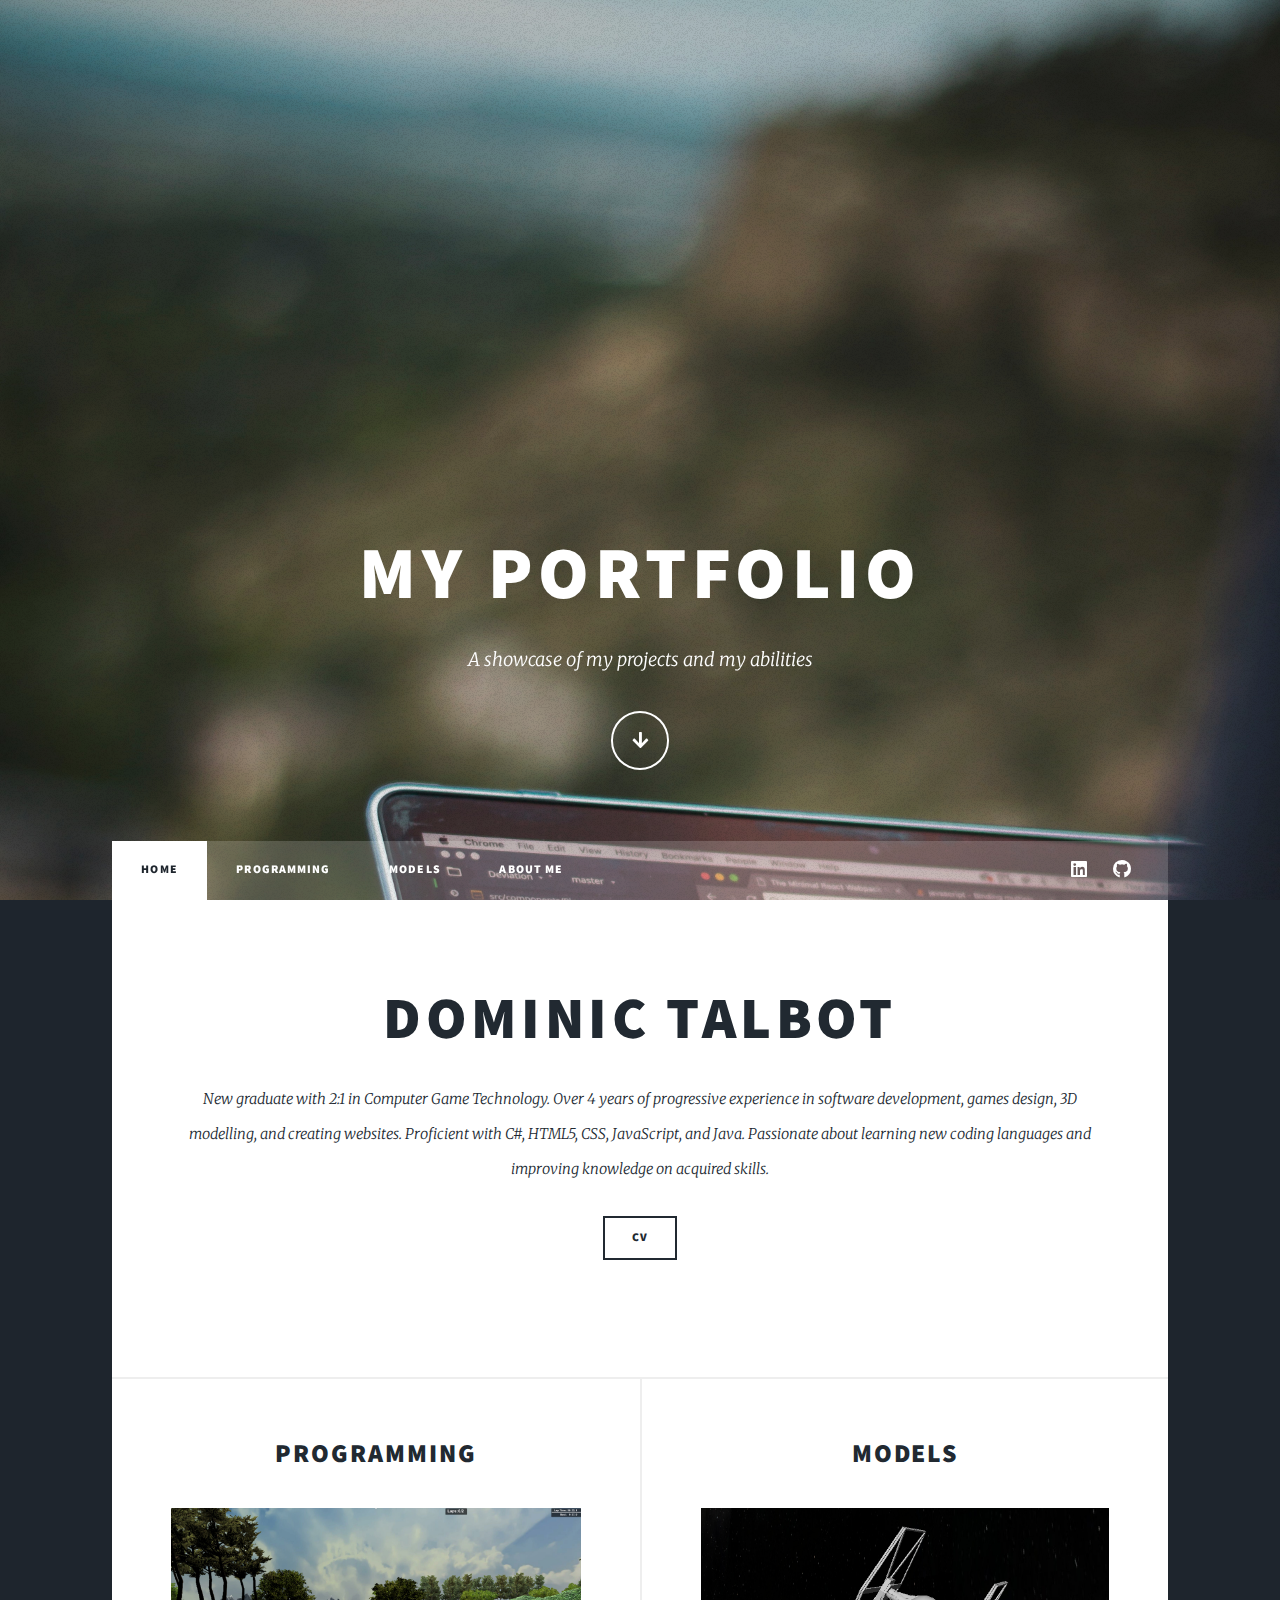
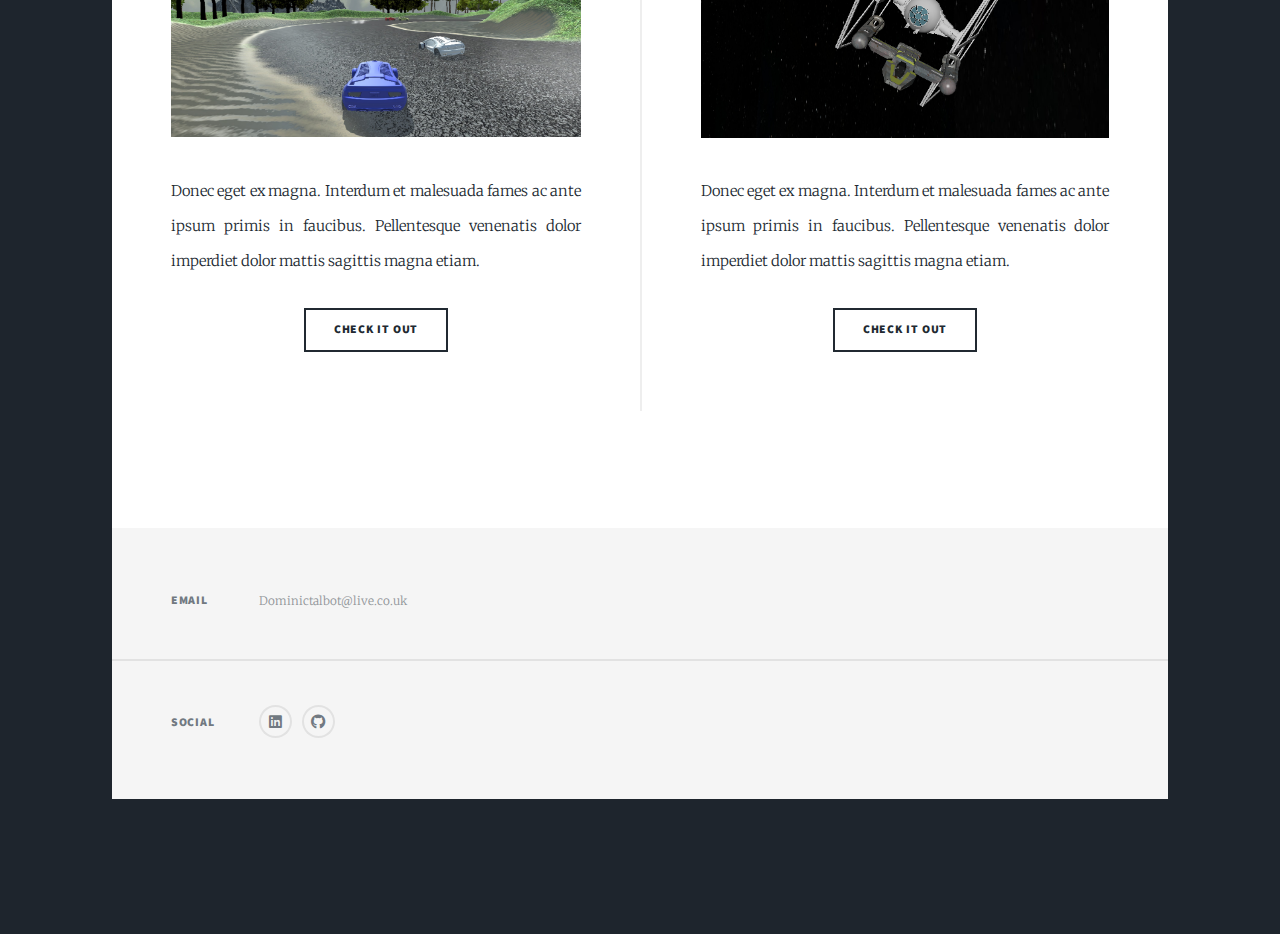
<file: index.html>
<!DOCTYPE HTML>
<!--
	Massively by HTML5 UP
	html5up.net | @ajlkn
	Free for personal and commercial use under the CCA 3.0 license (html5up.net/license)
-->
<html>
	<head>
		<title>Dominic Talbot</title>
		<meta charset="utf-8" />
		<meta name="viewport" content="width=device-width, initial-scale=1, user-scalable=no" />
		<link rel="stylesheet" href="assets/css/main.css" />
		<noscript><link rel="stylesheet" href="assets/css/noscript.css" /></noscript>
	</head>
	<body class="is-preload">

		<!-- Wrapper -->
			<div id="wrapper" class="fade-in">

				<!-- Intro -->
					<div id="intro">
						<h1>My Portfolio</h1>
						<p>A showcase of my projects and my abilities</p>
						<ul class="actions">
							<li><a href="#header" class="button icon solid solo fa-arrow-down scrolly">Continue</a></li>
						</ul>
					</div>

				<!-- Header -->
					<header id="header">
						<a href="index.html" class="logo">Dominic Talbot</a>
					</header>

				<!-- Nav -->
					<nav id="nav">
						<ul class="links">
							<li class="active"><a href="index.html">Home</a></li>
							<li class=><a href="Programming.html">Programming</a></li>
							<li class=><a href="Models.html">Models</a></li>
							<li class=><a href="generic.html">About me</a></li>
							
						</ul>
						<ul class="icons">
							<li><a href="https://www.linkedin.com/in/dominic-talbot-a10979195/" class="icon brands fa-linkedin"><span class="label">Instagram</span></a></li>
							<li><a href="https://github.com/DominicTalbot" class="icon brands fa-github"><span class="label">GitHub</span></a></li>
						</ul>
					</nav>

				<!-- Main -->
					<div id="main">

						<!-- Featured Post -->
							<article class="post featured">
								<header class="major">
									<h2>Dominic Talbot</h2>
									<p>New graduate with 2:1 in Computer Game Technology. Over 4 years of progressive experience in software development, games
									design, 3D modelling, and creating websites. Proficient with C#, HTML5, CSS, JavaScript, and Java. Passionate about
									learning new coding languages and improving knowledge on acquired skills.</p>
									<a href="#" class="button">CV</a>
								</header>
							</article>

						<!-- Posts -->
							<section class="posts">
								<article>
									<header>
										<h2><a href="Programming.html">Programming</a></h2>
									</header>
									<a href="Programming.html" class="image fit"><img src="images/racer.jpg" alt="" /></a>
									<p>Donec eget ex magna. Interdum et malesuada fames ac ante ipsum primis in faucibus. Pellentesque venenatis dolor imperdiet dolor mattis sagittis magna etiam.</p>
									<ul class="actions special">
										<li><a href="Programming.html" class="button">Check it out</a></li>
									</ul>
								</article>
								<article>
									<header>
										<h2><a href="Models.html">Models</a></h2>
									</header>
									<a href="Models.html" class="image fit"><img src="images/2016-12-16 (1).png" alt="" /></a>
									<p>Donec eget ex magna. Interdum et malesuada fames ac ante ipsum primis in faucibus. Pellentesque venenatis dolor imperdiet dolor mattis sagittis magna etiam.</p>
									<ul class="actions special">
										<li><a href="Models.html" class="button">Check it out</a></li>
									</ul>
								</article>

						<!-- Footer -->
							<footer>
								
							</footer>

					</div>

				<!-- Footer -->
					<footer id="footer">
						
						<section class="split contact">
							<section>
								<h3>Email</h3>
								<p>Dominictalbot@live.co.uk</p>
							</section>
							<section>
								<h3>Social</h3>
								<ul class="icons alt">
									<li><a href="https://www.linkedin.com/in/dominic-talbot-a10979195/" class="icon brands alt fa-linkedin"><span class="label">Instagram</span></a></li>
									<li><a href="https://github.com/DominicTalbot" class="icon brands alt fa-github"><span class="label">GitHub</span></a></li>
								</ul>
							</section>
						</section>
					</footer>

				<!-- Copyright -->
					<div id="copyright">
						<ul><li> </li><li> <a href=""></a></li></ul>
					</div>

			</div>

		<!-- Scripts -->
			<script src="assets/js/jquery.min.js"></script>
			<script src="assets/js/jquery.scrollex.min.js"></script>
			<script src="assets/js/jquery.scrolly.min.js"></script>
			<script src="assets/js/browser.min.js"></script>
			<script src="assets/js/breakpoints.min.js"></script>
			<script src="assets/js/util.js"></script>
			<script src="assets/js/main.js"></script>

	</body>
</html>
</file>
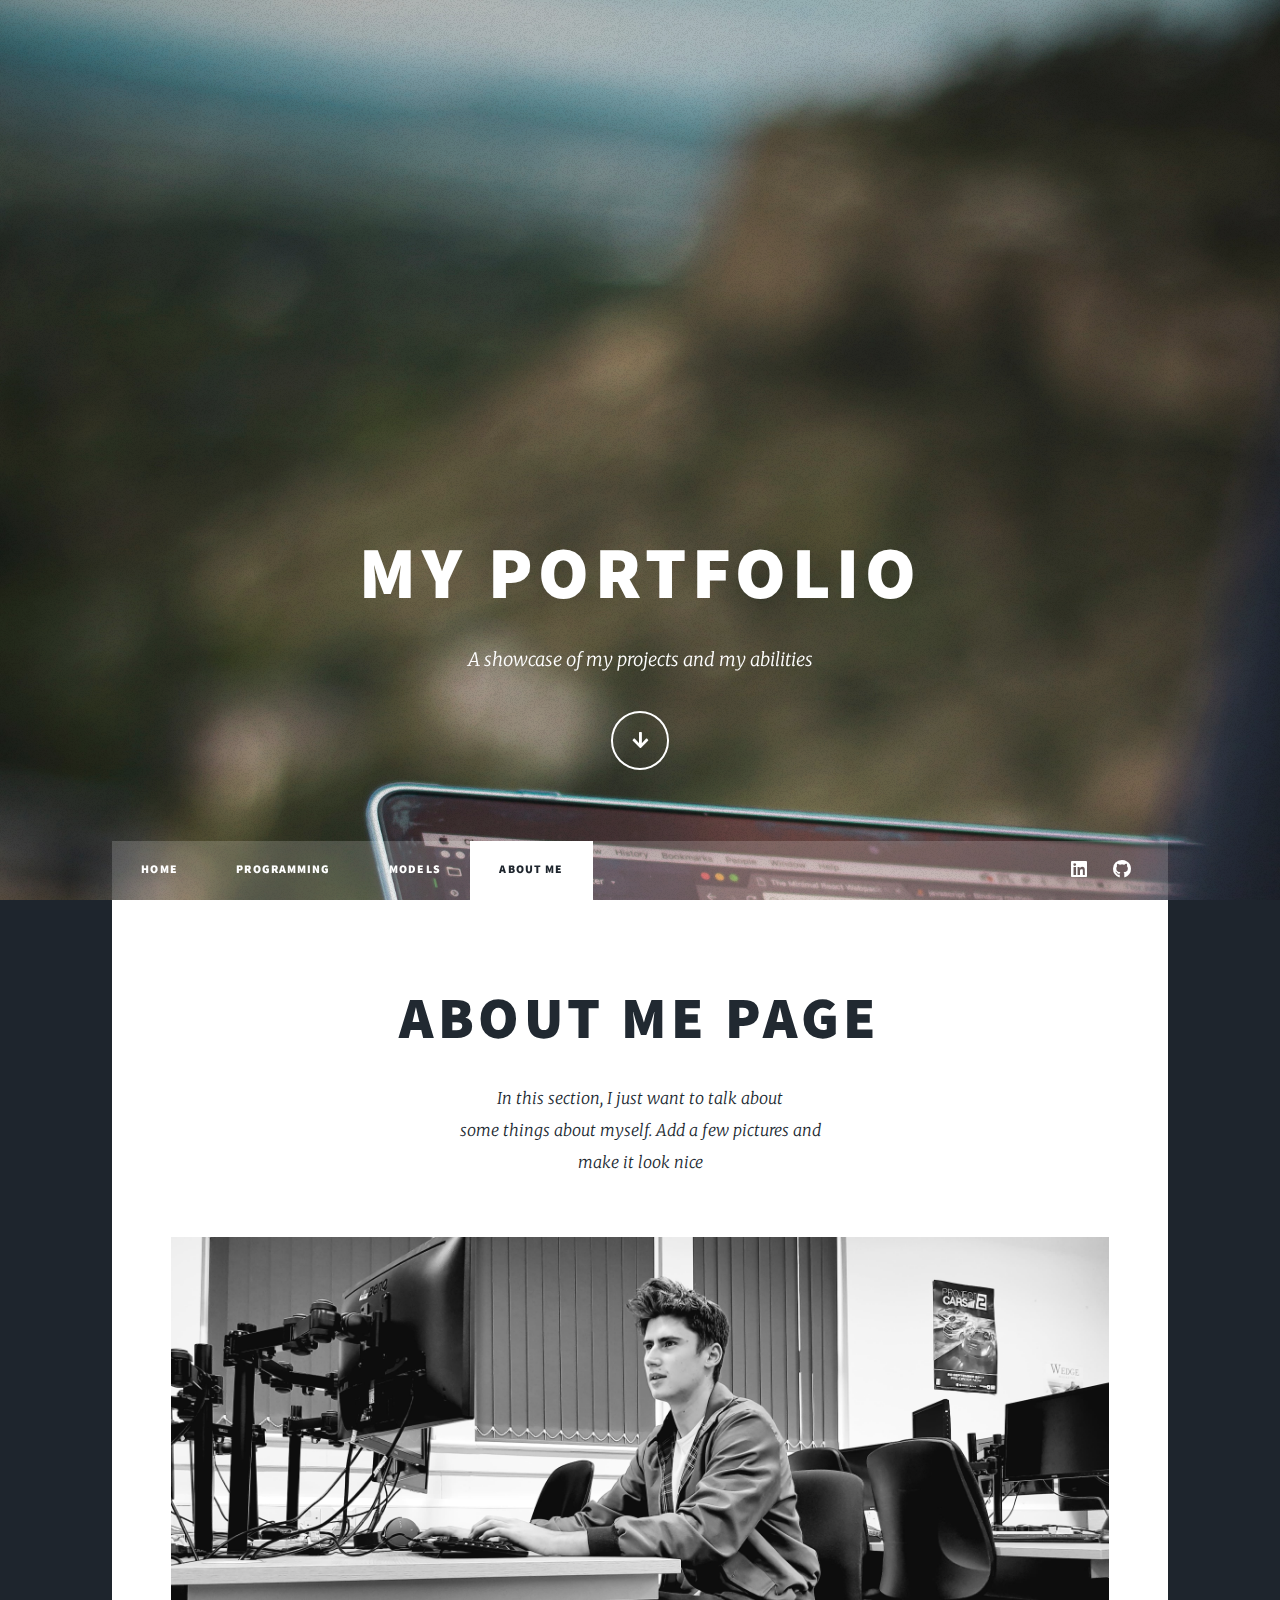
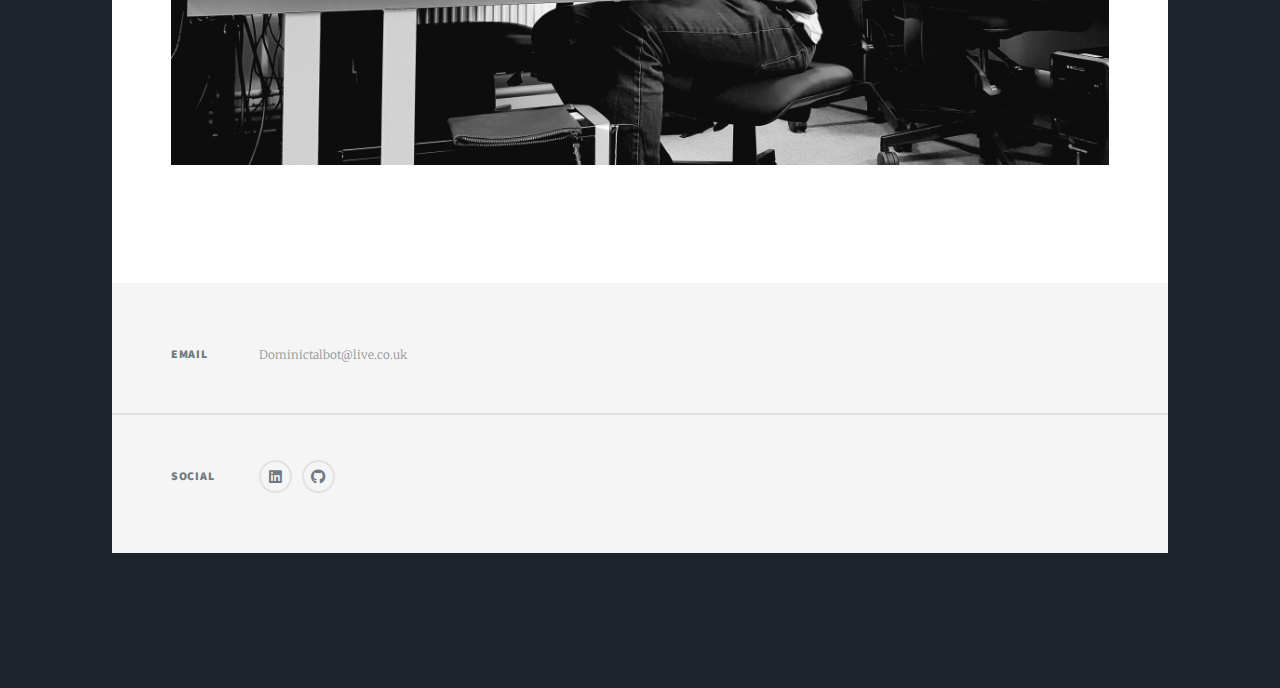
<file: generic.html>
<!DOCTYPE HTML>
<!--
	Massively by HTML5 UP
	html5up.net | @ajlkn
	Free for personal and commercial use under the CCA 3.0 license (html5up.net/license)
-->
<html>
	<head>
		<title>Dominic Talbot</title>
		<meta charset="utf-8" />
		<meta name="viewport" content="width=device-width, initial-scale=1, user-scalable=no" />
		<link rel="stylesheet" href="assets/css/main.css" />
		<noscript><link rel="stylesheet" href="assets/css/noscript.css" /></noscript>
	</head>
	<body class="is-preload">

		<!-- Wrapper -->
			<div id="wrapper">

				<!-- Intro -->
				<div id="intro">
					<h1>My Portfolio</h1>
					<p>A showcase of my projects and my abilities</p>
					<ul class="actions">
						<li><a href="#header" class="button icon solid solo fa-arrow-down scrolly">Continue</a></li>
					</ul>
				</div>

				<!-- Header -->
					<header id="header">
						<a href="index.html" class="logo">Dominic Talbot</a>
					</header>

				<!-- Nav -->
					<nav id="nav">
						<ul class="links">
							<li class=><a href="index.html">Home</a></li>
							<li class=><a href="Programming.html">Programming</a></li>
							<li class=><a href="Models.html">Models</a></li>
							<li class="active"><a href="generic.html">About me</a></li>
						</ul>
						<ul class="icons">
							<li><a href="#" class="icon brands fa-linkedin"><span class="label">linkedin</span></a></li>
							<li><a href="#" class="icon brands fa-github"><span class="label">GitHub</span></a></li>
						</ul>
					</nav>

				<!-- Main -->
					<div id="main">

						<!-- Post -->
							<section class="post">
								<header class="major">
									<h1>About me page</h1>
									<p>In this section, I just want to talk about<br />
									some things about myself. Add a few pictures and<br />
									make it look nice</p>
								</header>
								<div class="image main"><img src="images/computerStuff.jpg" alt="" /></div>
								<p></p>
								<p></p>
							</section>

					</div>

				<!-- Footer -->
					<footer id="footer">
						
						<section class="split contact">
							<section>
								<h3>Email</h3>
								<p>Dominictalbot@live.co.uk</p>
							</section>
							<section>
								<h3>Social</h3>
								<ul class="icons alt">
									<li><a href="https://www.linkedin.com/in/dominic-talbot-a10979195/" class="icon brands alt fa-linkedin"><span class="label">linkedin</span></a></li>
									<li><a href="https://github.com/DominicTalbot" class="icon brands alt fa-github"><span class="label">GitHub</span></a></li>
								</ul>
							</section>
						</section>
					</footer>

				<!-- Copyright -->
					<div id="copyright">
						<ul><li></li></ul>
					</div>

			</div>

		<!-- Scripts -->
			<script src="assets/js/jquery.min.js"></script>
			<script src="assets/js/jquery.scrollex.min.js"></script>
			<script src="assets/js/jquery.scrolly.min.js"></script>
			<script src="assets/js/browser.min.js"></script>
			<script src="assets/js/breakpoints.min.js"></script>
			<script src="assets/js/util.js"></script>
			<script src="assets/js/main.js"></script>

	</body>
</html>
</file>
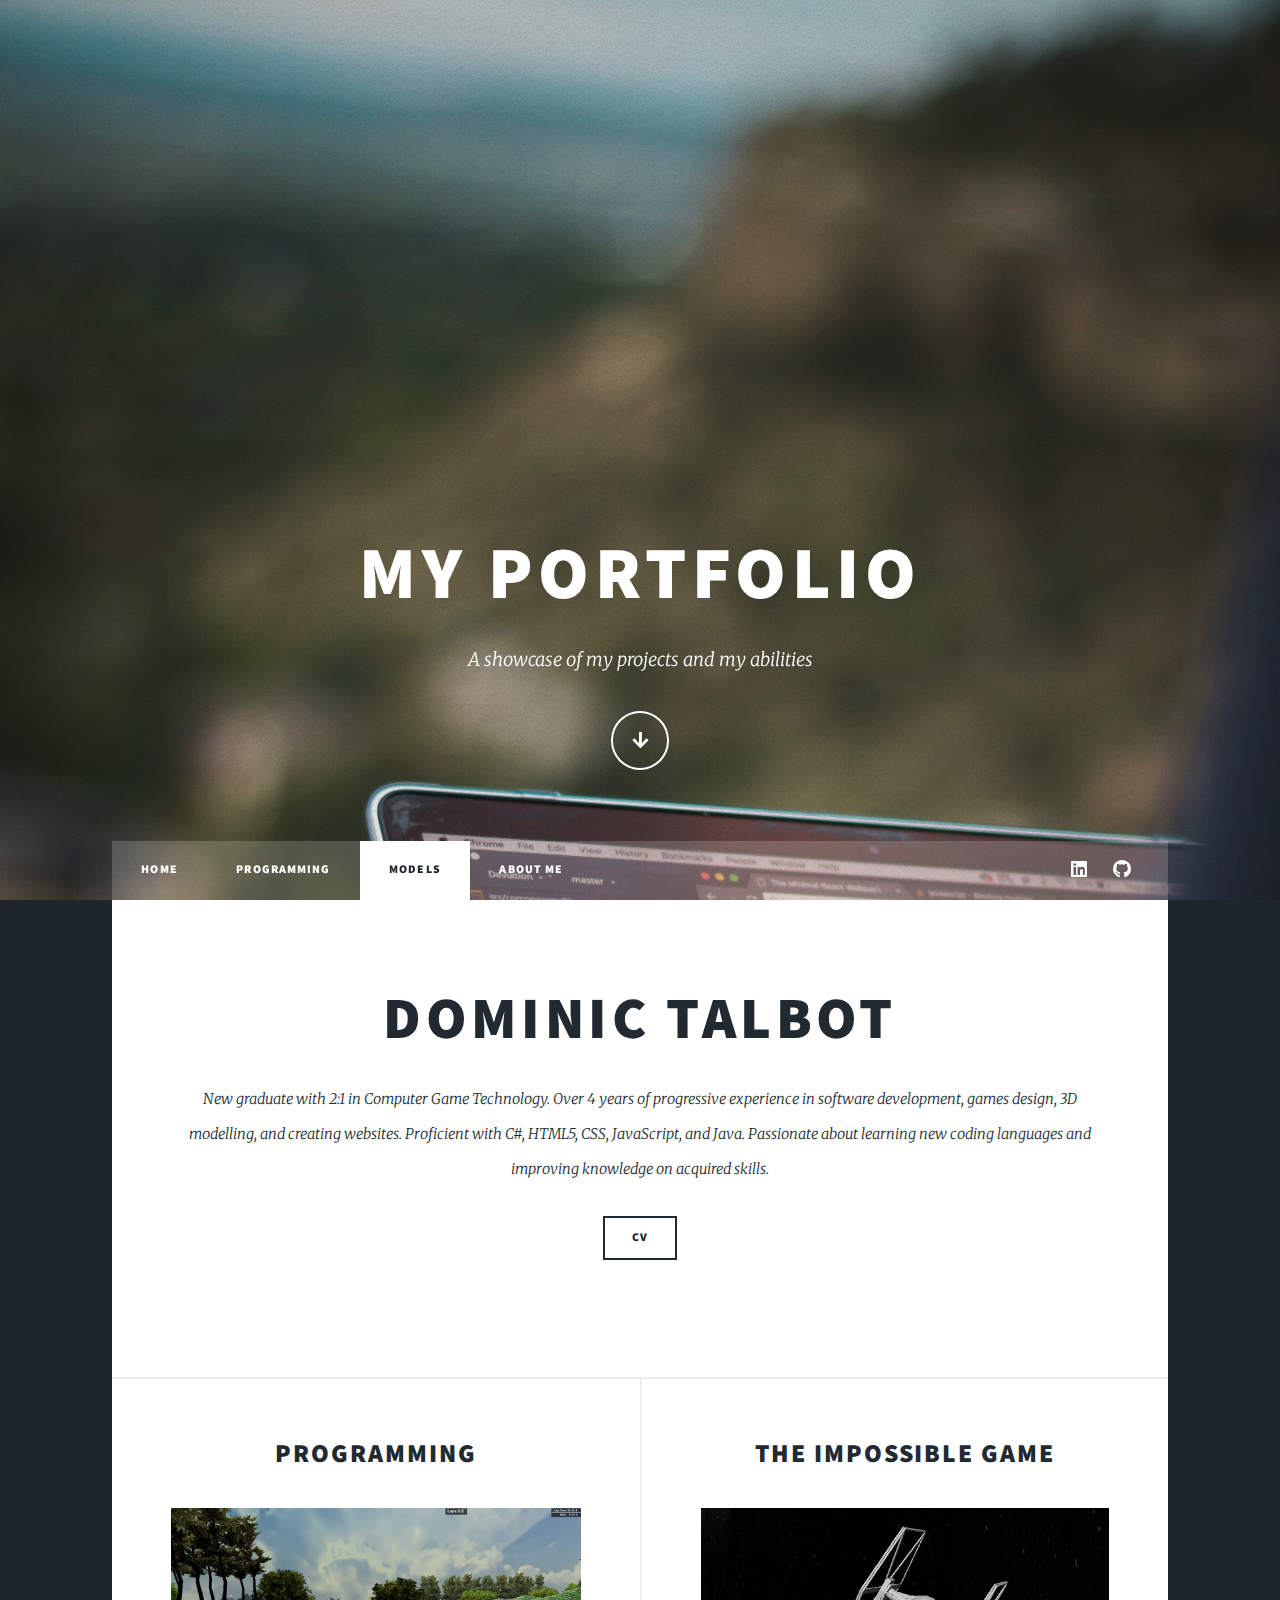
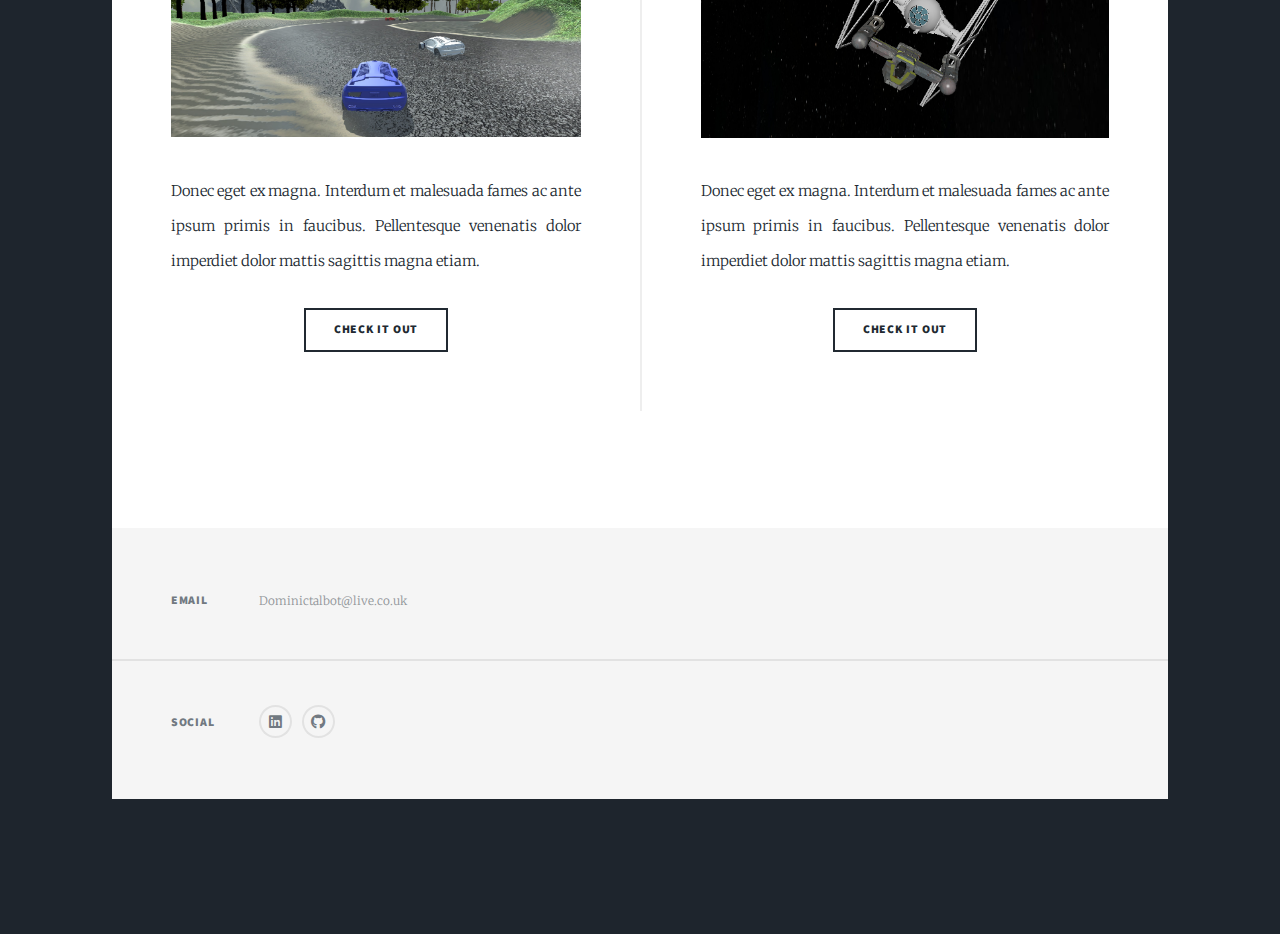
<file: Models.html>
<!DOCTYPE HTML>
<!--
	Massively by HTML5 UP
	html5up.net | @ajlkn
	Free for personal and commercial use under the CCA 3.0 license (html5up.net/license)
-->
<html>

<head>
    <title>Dominic Talbot</title>
    <meta charset="utf-8" />
    <meta name="viewport" content="width=device-width, initial-scale=1, user-scalable=no" />
    <link rel="stylesheet" href="assets/css/main.css" />
    <noscript>
        <link rel="stylesheet" href="assets/css/noscript.css" /></noscript>
</head>

<body class="is-preload">

    <!-- Wrapper -->
    <div id="wrapper" class="fade-in">

        <!-- Intro -->
        <div id="intro">
            <h1>My Portfolio</h1>
            <p>A showcase of my projects and my abilities</p>
            <ul class="actions">
                <li><a href="#header" class="button icon solid solo fa-arrow-down scrolly">Continue</a></li>
            </ul>
        </div>

        <!-- Header -->
        <header id="header">
            <a href="index.html" class="logo">Dominic Talbot</a>
        </header>

        <!-- Nav -->
        <nav id="nav">
            <ul class="links">
                <li class=><a href="index.html">Home</a></li>
                <li class=><a href="Programming.html">Programming</a></li>
                <li class="active"><a href="Models.html">Models</a></li>
                <li class=><a href="generic.html">About me</a></li>

            </ul>
            <ul class="icons">
                <li><a href="https://www.linkedin.com/in/dominic-talbot-a10979195/"
                        class="icon brands fa-linkedin"><span class="label">Instagram</span></a></li>
                <li><a href="https://github.com/DominicTalbot" class="icon brands fa-github"><span
                            class="label">GitHub</span></a></li>
            </ul>
        </nav>

        <!-- Main -->
        <div id="main">

            <!-- Featured Post -->
            <article class="post featured">
                <header class="major">
                    <h2>Dominic Talbot</h2>
                    <p>New graduate with 2:1 in Computer Game Technology. Over 4 years of progressive experience in
                        software development, games
                        design, 3D modelling, and creating websites. Proficient with C#, HTML5, CSS, JavaScript, and
                        Java. Passionate about
                        learning new coding languages and improving knowledge on acquired skills.</p>
                    <a href="#" class="button">CV</a>
                </header>
            </article>

            <!-- Posts -->
            <section class="posts">
                <article>
                    <header>
                        <h2><a href="Models.html">Programming</a></h2>
                    </header>
                    <a href="Models.html" class="image fit"><img src="images/racer.jpg" alt="" /></a>
                    <p>Donec eget ex magna. Interdum et malesuada fames ac ante ipsum primis in faucibus. Pellentesque
                        venenatis dolor imperdiet dolor mattis sagittis magna etiam.</p>
                    <ul class="actions special">
                        <li><a href="Models.html" class="button">Check it out</a></li>
                    </ul>
                </article>
                <article>
                    <header>
                        <h2><a href="">The Impossible Game</a></h2>
                    </header>
                    <a href="#" class="image fit"><img src="images/2016-12-16 (1).png" alt="" /></a>
                    <p>Donec eget ex magna. Interdum et malesuada fames ac ante ipsum primis in faucibus. Pellentesque
                        venenatis dolor imperdiet dolor mattis sagittis magna etiam.</p>
                    <ul class="actions special">
                        <li><a href="#" class="button">Check it out</a></li>
                    </ul>
                </article>

                <!-- Footer -->
                <footer>

                </footer>

        </div>

        <!-- Footer -->
        <footer id="footer">

            <section class="split contact">
                <section>
                    <h3>Email</h3>
                    <p>Dominictalbot@live.co.uk</p>
                </section>
                <section>
                    <h3>Social</h3>
                    <ul class="icons alt">
                        <li><a href="https://www.linkedin.com/in/dominic-talbot-a10979195/"
                                class="icon brands alt fa-linkedin"><span class="label">Instagram</span></a></li>
                        <li><a href="https://github.com/DominicTalbot" class="icon brands alt fa-github"><span
                                    class="label">GitHub</span></a></li>
                    </ul>
                </section>
            </section>
        </footer>

        <!-- Copyright -->
        <div id="copyright">
            <ul>
                <li> </li>
                <li> <a href=""></a></li>
            </ul>
        </div>

    </div>

    <!-- Scripts -->
    <script src="assets/js/jquery.min.js"></script>
    <script src="assets/js/jquery.scrollex.min.js"></script>
    <script src="assets/js/jquery.scrolly.min.js"></script>
    <script src="assets/js/browser.min.js"></script>
    <script src="assets/js/breakpoints.min.js"></script>
    <script src="assets/js/util.js"></script>
    <script src="assets/js/main.js"></script>

</body>

</html>
</file>
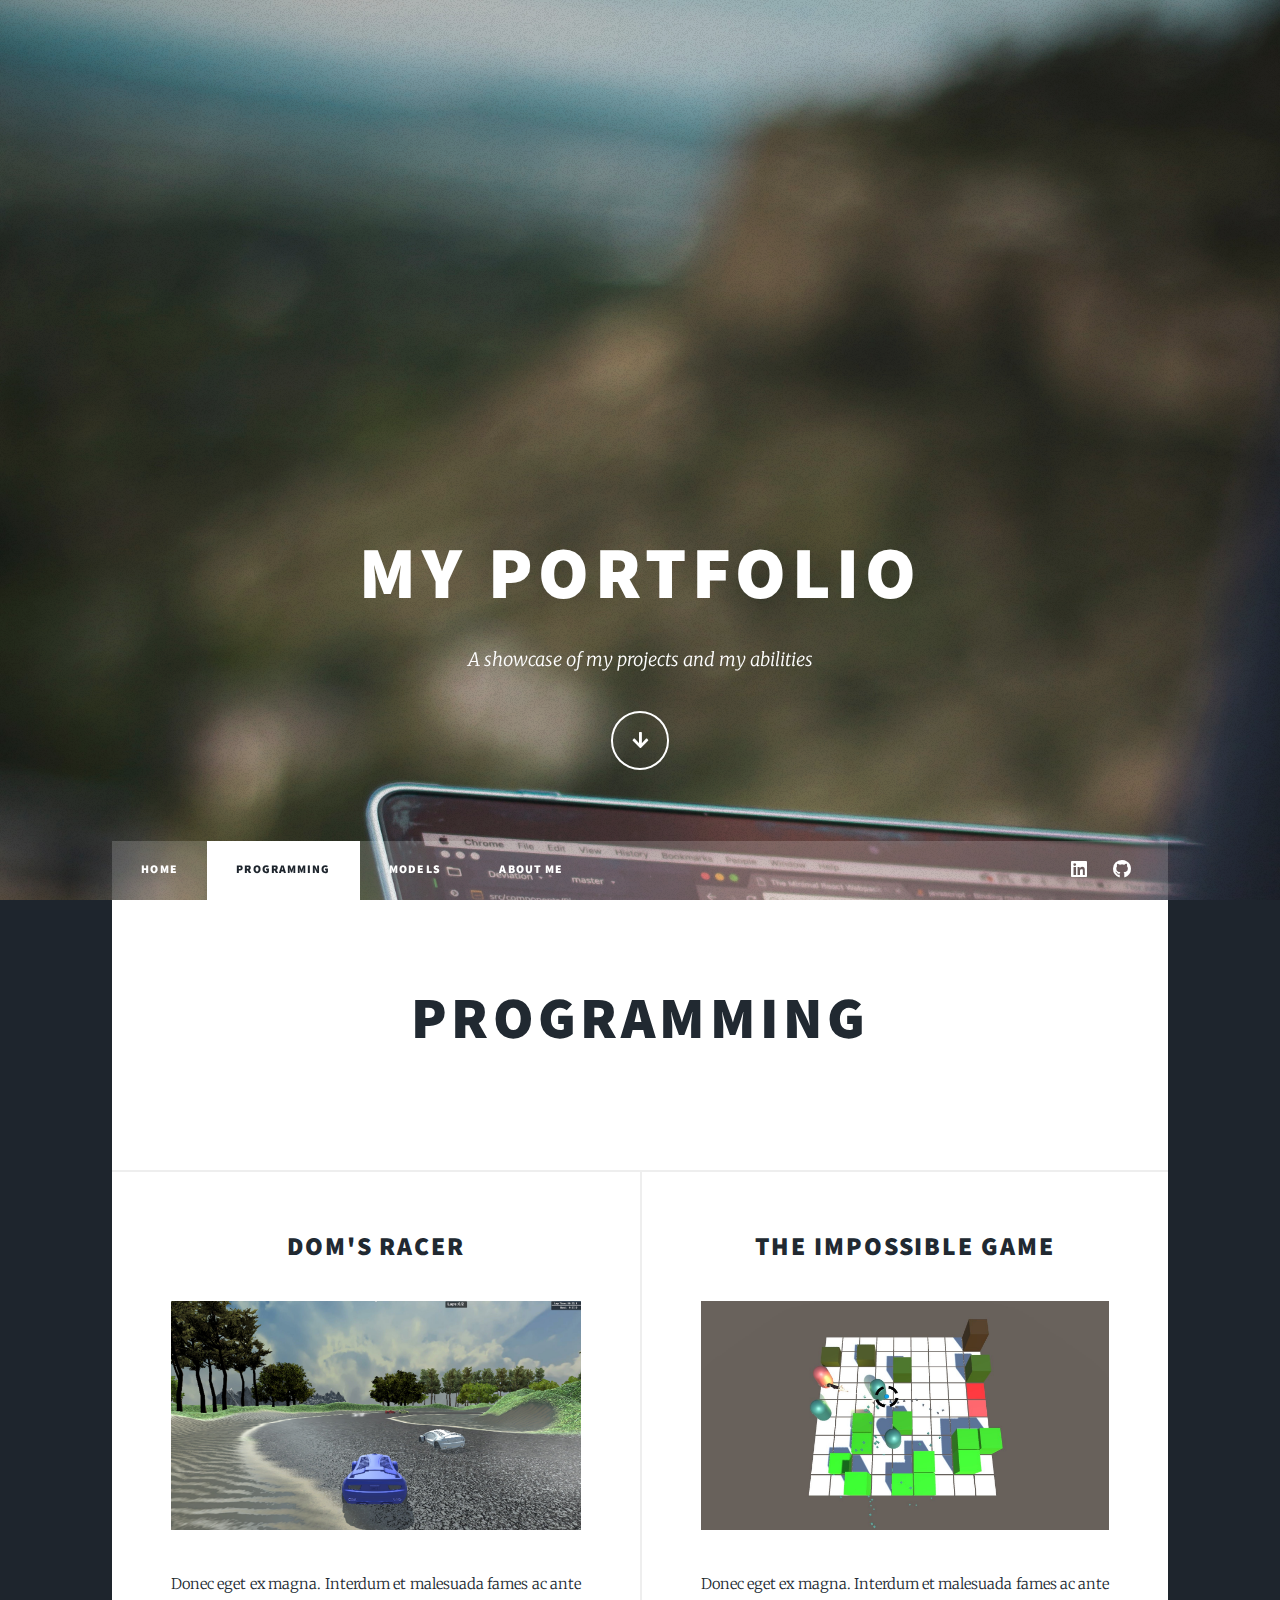
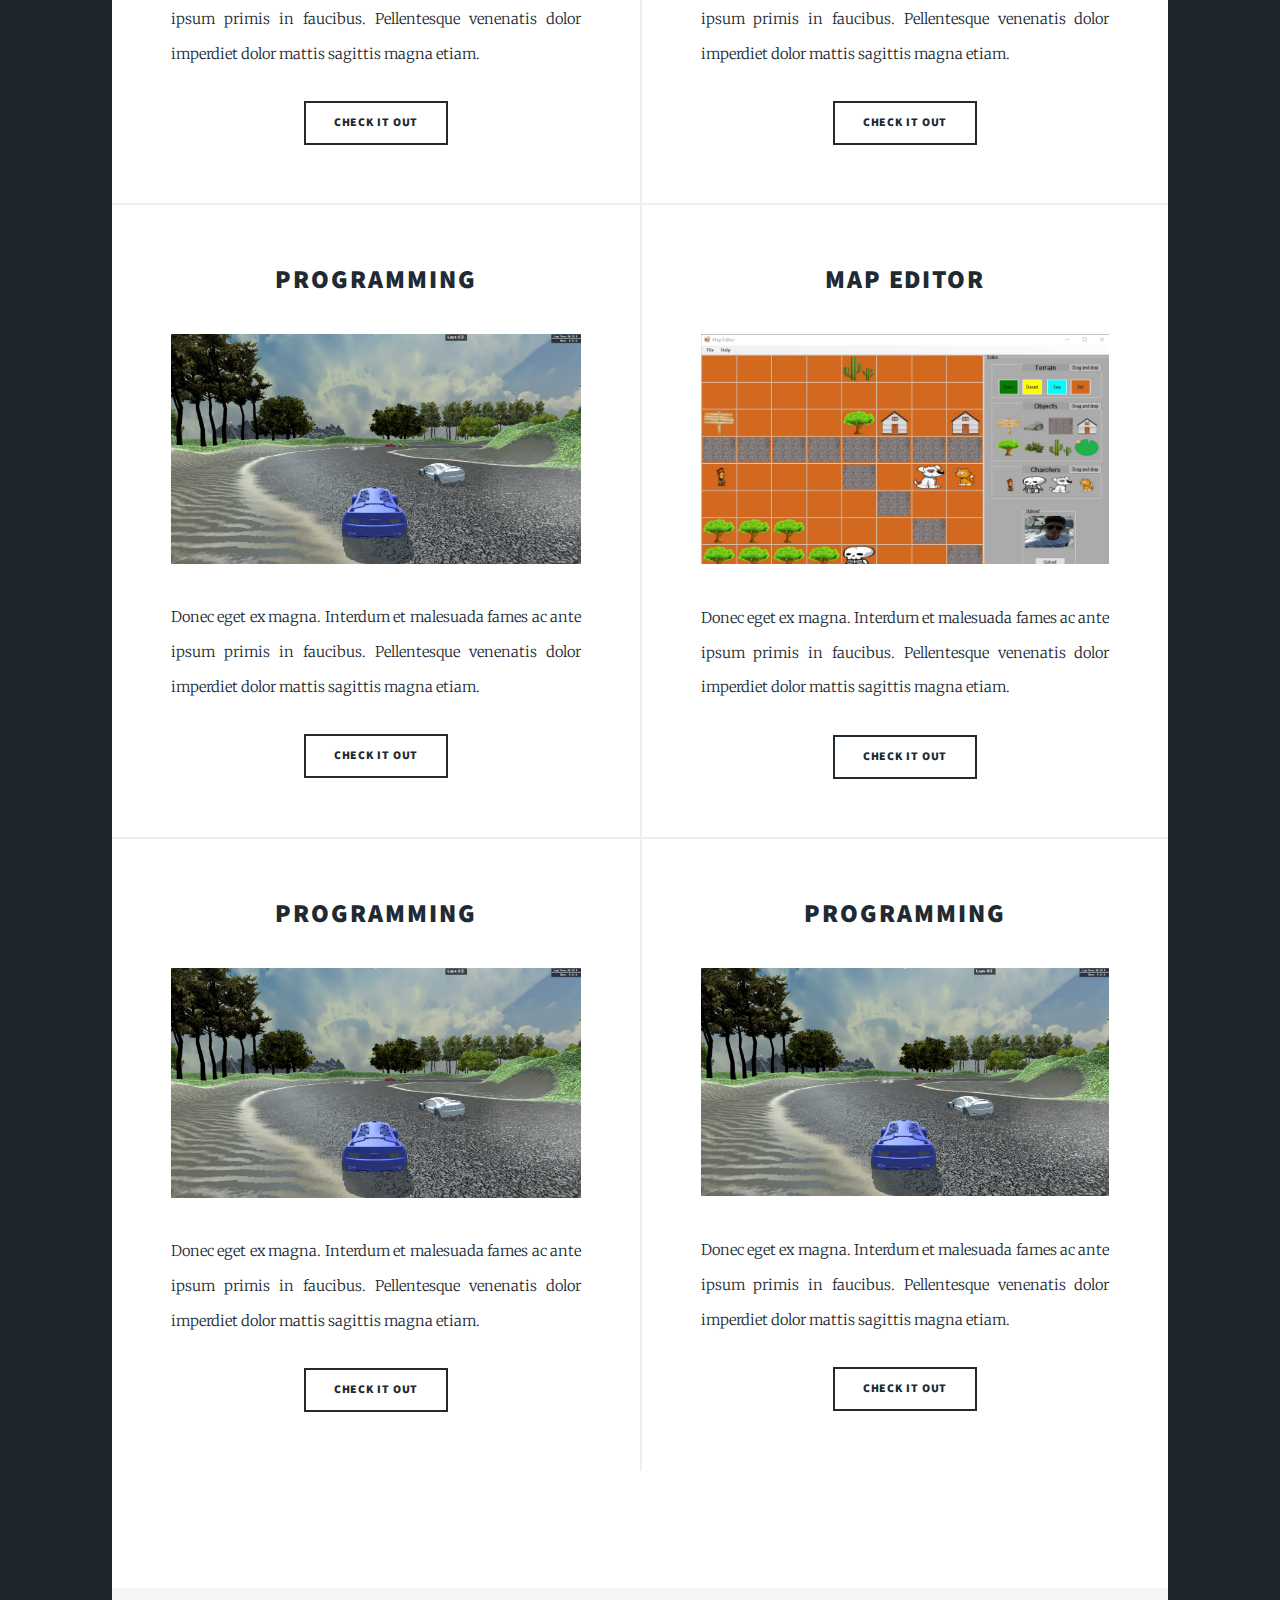
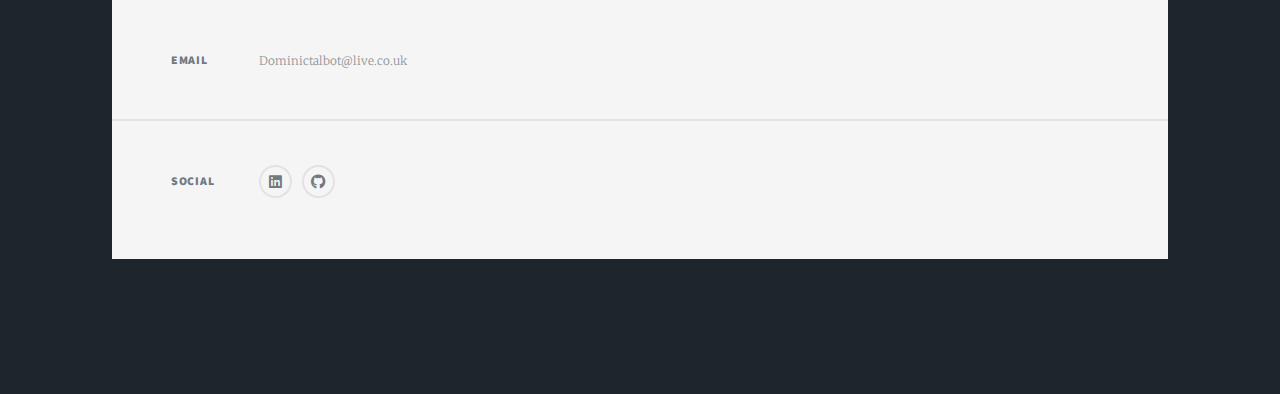
<file: Programming.html>
<!DOCTYPE HTML>
<!--
	Massively by HTML5 UP
	html5up.net | @ajlkn
	Free for personal and commercial use under the CCA 3.0 license (html5up.net/license)
-->
<html>

<head>
    <title>Dominic Talbot</title>
    <meta charset="utf-8" />
    <meta name="viewport" content="width=device-width, initial-scale=1, user-scalable=no" />
    <link rel="stylesheet" href="assets/css/main.css" />
    <noscript>
        <link rel="stylesheet" href="assets/css/noscript.css" /></noscript>
</head>

<body class="is-preload">

    <!-- Wrapper -->
    <div id="wrapper" class="fade-in">

        <!-- Intro -->
        <div id="intro">
            <h1>My Portfolio</h1>
            <p>A showcase of my projects and my abilities</p>
            <ul class="actions">
                <li><a href="#header" class="button icon solid solo fa-arrow-down scrolly">Continue</a></li>
            </ul>
        </div>

        <!-- Header -->
        <header id="header">
            <a href="index.html" class="logo">Dominic Talbot</a>
        </header>

        <!-- Nav -->
        <nav id="nav">
            <ul class="links">
                <li class=><a href="index.html">Home</a></li>
                <li class="active"><a href="Programming.html">Programming</a></li>
                <li class=><a href="Models.html">Models</a></li>
                <li class=><a href="generic.html">About me</a></li>

            </ul>
            <ul class="icons">
                <li><a href="https://www.linkedin.com/in/dominic-talbot-a10979195/"
                        class="icon brands fa-linkedin"><span class="label">Instagram</span></a></li>
                <li><a href="https://github.com/DominicTalbot" class="icon brands fa-github"><span
                            class="label">GitHub</span></a></li>
            </ul>
        </nav>

        <!-- Main -->
        <div id="main">

            <!-- Featured Post -->
            <article class="post featured">
                <header class="major">
                    <h2>Programming</h2>
                    <p></p>
                </header>
            </article>

            <!-- Posts -->
            <section class="posts">
                <article>
                    <header>
                        <h2><a href="">Dom's Racer</a></h2>
                    </header>
                    <a href="" class="image fit"><img src="images/racer.jpg" alt="" /></a>
                    <p>Donec eget ex magna. Interdum et malesuada fames ac ante ipsum primis in faucibus. Pellentesque
                        venenatis dolor imperdiet dolor mattis sagittis magna etiam.</p>
                    <ul class="actions special">
                        <li><a href="" class="button">Check it out</a></li>
                    </ul>
                </article>
                <article>
                    <header>
                        <h2><a href="">The Impossible Game</a></h2>
                    </header>
                    <a href="#" class="image fit"><img src="images/gun (2).jpg" alt="" /></a>
                    <p>Donec eget ex magna. Interdum et malesuada fames ac ante ipsum primis in faucibus. Pellentesque
                        venenatis dolor imperdiet dolor mattis sagittis magna etiam.</p>
                    <ul class="actions special">
                        <li><a href="#" class="button">Check it out</a></li>
                    </ul>
                </article>
                <article>
                    <header>
                        <h2><a href="">Programming</a></h2>
                    </header>
                    <a href="Models.html" class="image fit"><img src="images/racer.jpg" alt="" /></a>
                    <p>Donec eget ex magna. Interdum et malesuada fames ac ante ipsum primis in faucibus. Pellentesque
                        venenatis dolor imperdiet dolor mattis sagittis magna etiam.</p>
                    <ul class="actions special">
                        <li><a href="Models.html" class="button">Check it out</a></li>
                    </ul>
                </article>
                <article>
                    <header>
                        <h2><a href="">Map Editor</a></h2>
                    </header>
                    <a href="" class="image fit"><img src="images/mapEditor (2).jpg" alt="" /></a>
                    <p>Donec eget ex magna. Interdum et malesuada fames ac ante ipsum primis in faucibus. Pellentesque
                        venenatis dolor imperdiet dolor mattis sagittis magna etiam.</p>
                    <ul class="actions special">
                        <li><a href="" class="button">Check it out</a></li>
                    </ul>
                </article>
                <article>
                    <header>
                        <h2><a href="Models.html">Programming</a></h2>
                    </header>
                    <a href="Models.html" class="image fit"><img src="images/racer.jpg" alt="" /></a>
                    <p>Donec eget ex magna. Interdum et malesuada fames ac ante ipsum primis in faucibus. Pellentesque
                        venenatis dolor imperdiet dolor mattis sagittis magna etiam.</p>
                    <ul class="actions special">
                        <li><a href="Models.html" class="button">Check it out</a></li>
                    </ul>
                </article>
                <article>
                    <header>
                        <h2><a href="Models.html">Programming</a></h2>
                    </header>
                    <a href="Models.html" class="image fit"><img src="images/racer.jpg" alt="" /></a>
                    <p>Donec eget ex magna. Interdum et malesuada fames ac ante ipsum primis in faucibus. Pellentesque
                        venenatis dolor imperdiet dolor mattis sagittis magna etiam.</p>
                    <ul class="actions special">
                        <li><a href="Models.html" class="button">Check it out</a></li>
                    </ul>
                </article>


                <!-- Footer -->
                <footer>

                </footer>

        </div>

        <!-- Footer -->
        <footer id="footer">

            <section class="split contact">
                <section>
                    <h3>Email</h3>
                    <p>Dominictalbot@live.co.uk</p>
                </section>
                <section>
                    <h3>Social</h3>
                    <ul class="icons alt">
                        <li><a href="https://www.linkedin.com/in/dominic-talbot-a10979195/"
                                class="icon brands alt fa-linkedin"><span class="label">Instagram</span></a></li>
                        <li><a href="https://github.com/DominicTalbot" class="icon brands alt fa-github"><span
                                    class="label">GitHub</span></a></li>
                    </ul>
                </section>
            </section>
        </footer>

        <!-- Copyright -->
        <div id="copyright">
            <ul>
                <li> </li>
                <li> <a href=""></a></li>
            </ul>
        </div>

    </div>

    <!-- Scripts -->
    <script src="assets/js/jquery.min.js"></script>
    <script src="assets/js/jquery.scrollex.min.js"></script>
    <script src="assets/js/jquery.scrolly.min.js"></script>
    <script src="assets/js/browser.min.js"></script>
    <script src="assets/js/breakpoints.min.js"></script>
    <script src="assets/js/util.js"></script>
    <script src="assets/js/main.js"></script>

</body>

</html>
</file>
<file: assets/css/main.css>
@import url(fontawesome-all.min.css);
@import url("https://fonts.googleapis.com/css?family=Merriweather:300,700,300italic,700italic|Source+Sans+Pro:900");

/*
	Massively by HTML5 UP
	html5up.net | @ajlkn
	Free for personal and commercial use under the CCA 3.0 license (html5up.net/license)
*/

html, body, div, span, applet, object,
iframe, h1, h2, h3, h4, h5, h6, p, blockquote,
pre, a, abbr, acronym, address, big, cite,
code, del, dfn, em, img, ins, kbd, q, s, samp,
small, strike, strong, sub, sup, tt, var, b,
u, i, center, dl, dt, dd, ol, ul, li, fieldset,
form, label, legend, table, caption, tbody,
tfoot, thead, tr, th, td, article, aside,
canvas, details, embed, figure, figcaption,
footer, header, hgroup, menu, nav, output, ruby,
section, summary, time, mark, audio, video {
	margin: 0;
	padding: 0;
	border: 0;
	font-size: 100%;
	font: inherit;
	vertical-align: baseline;}

article, aside, details, figcaption, figure,
footer, header, hgroup, menu, nav, section {
	display: block;}

body {
	line-height: 1;
}

ol, ul {
	list-style: none;
}

blockquote, q {
	quotes: none;
}

	blockquote:before, blockquote:after, q:before, q:after {
		content: '';
		content: none;
	}

table {
	border-collapse: collapse;
	border-spacing: 0;
}

body {
	-webkit-text-size-adjust: none;
}

mark {
	background-color: transparent;
	color: inherit;
}

input::-moz-focus-inner {
	border: 0;
	padding: 0;
}

input, select, textarea {
	-moz-appearance: none;
	-webkit-appearance: none;
	-ms-appearance: none;
	appearance: none;
}

/* Basic */

	@-ms-viewport {
		width: device-width;
	}

	body {
		-ms-overflow-style: scrollbar;
	}

	@media screen and (max-width: 480px) {

		html, body {
			min-width: 320px;
		}

	}

	html {
		box-sizing: border-box;
	}

	*, *:before, *:after {
		box-sizing: inherit;
	}

	body {
		background-color: #1e252d;
	}

		body.is-preload *, body.is-preload *:before, body.is-preload *:after {
			-moz-animation: none !important;
			-webkit-animation: none !important;
			-ms-animation: none !important;
			animation: none !important;
			-moz-transition: none !important;
			-webkit-transition: none !important;
			-ms-transition: none !important;
			transition: none !important;
		}

/* Type */

	html {
		font-size: 16pt;
	}

		@media screen and (max-width: 1680px) {

			html {
				font-size: 12pt;
			}

		}

		@media screen and (max-width: 1280px) {

			html {
				font-size: 11pt;
			}

		}

		@media screen and (max-width: 360px) {

			html {
				font-size: 10pt;
			}

		}

	body {
		color: #212931;
	}

	body, input, select, textarea {
		font-family: "Merriweather", Georgia, serif;
		font-weight: 300;
		font-size: 1rem;
		line-height: 2.375;
	}

	a {
		-moz-transition: color 0.2s ease-in-out, background-color 0.2s ease-in-out, border-color 0.2s ease-in-out, box-shadow 0.2s ease-in-out;
		-webkit-transition: color 0.2s ease-in-out, background-color 0.2s ease-in-out, border-color 0.2s ease-in-out, box-shadow 0.2s ease-in-out;
		-ms-transition: color 0.2s ease-in-out, background-color 0.2s ease-in-out, border-color 0.2s ease-in-out, box-shadow 0.2s ease-in-out;
		transition: color 0.2s ease-in-out, background-color 0.2s ease-in-out, border-color 0.2s ease-in-out, box-shadow 0.2s ease-in-out;
		border-bottom: dotted 1px;
		text-decoration: none;
	}

		a:hover {
			border-bottom-color: transparent;
		}

	strong, b {
		font-weight: 600;
	}

	em, i {
		font-style: italic;
	}

	p {
		text-align: justify;
		margin: 0 0 2rem 0;
	}

	h1, h2, h3, h4, h5, h6 {
		font-family: "Source Sans Pro", Helvetica, sans-serif;
		font-weight: 900;
		line-height: 1.5;
		letter-spacing: 0.075em;
		text-transform: uppercase;
		margin: 0 0 1rem 0;
	}

		h1 a, h2 a, h3 a, h4 a, h5 a, h6 a {
			border-bottom: 0;
			color: inherit;
			text-decoration: none;
		}

	h1 {
		font-size: 4rem;
		line-height: 1.1;
		margin: 0 0 2rem 0;
	}

	h2 {
		font-size: 1.75rem;
		line-height: 1.3;
		margin: 0 0 1.5rem 0;
	}

	h3 {
		font-size: 1.25rem;
		margin: 0 0 1.5rem 0;
	}

	h4 {
		font-size: 1rem;
	}

	h5 {
		font-size: 0.9rem;
	}

	h6 {
		font-size: 0.8rem;
	}

	sub {
		font-size: 0.8rem;
		position: relative;
		top: 0.5rem;
	}

	sup {
		font-size: 0.8rem;
		position: relative;
		top: -0.5rem;
	}

	blockquote {
		border-left: solid 4px;
		font-style: italic;
		margin: 0 0 2rem 0;
		padding: 0.5rem 0 0.5rem 2rem;
	}

	code {
		border: solid 2px;
		font-family: "Courier New", monospace;
		font-size: 0.9rem;
		margin: 0 0.25rem;
		padding: 0.25rem 0.65rem;
	}

	pre {
		-webkit-overflow-scrolling: touch;
		font-family: "Courier New", monospace;
		font-size: 0.9rem;
		margin: 0 0 2rem 0;
	}

		pre code {
			display: block;
			line-height: 1.75;
			padding: 1rem 1.5rem;
			overflow-x: auto;
		}

	hr {
		border: 0;
		border-bottom: solid 2px;
		margin: 3rem 0;
	}

		hr.major {
			margin: 5rem 0;
		}

	.align-left {
		text-align: left;
	}

	.align-center {
		text-align: center;
	}

	.align-right {
		text-align: right;
	}

	input, select, textarea {
		color: #212931;
	}

	a {
		color: #212931;
		border-bottom-color: rgba(33, 41, 49, 0.5);
	}

		a:hover {
			border-bottom-color: transparent;
			color: #18bfef !important;
		}

	strong, b {
		color: #212931;
	}

	h1, h2, h3, h4, h5, h6 {
		color: #212931;
	}

	blockquote {
		border-left-color: #eeeeee;
	}

	code {
		background: rgba(220, 220, 220, 0.25);
		border-color: #eeeeee;
	}

	hr {
		border-bottom-color: #eeeeee;
	}

/* Row */

	.row {
		display: flex;
		flex-wrap: wrap;
		box-sizing: border-box;
		align-items: stretch;
	}

		.row > * {
			box-sizing: border-box;
		}

		.row.gtr-uniform > * > :last-child {
			margin-bottom: 0;
		}

		.row.aln-left {
			justify-content: flex-start;
		}

		.row.aln-center {
			justify-content: center;
		}

		.row.aln-right {
			justify-content: flex-end;
		}

		.row.aln-top {
			align-items: flex-start;
		}

		.row.aln-middle {
			align-items: center;
		}

		.row.aln-bottom {
			align-items: flex-end;
		}

		.row > .imp {
			order: -1;
		}

		.row > .col-1 {
			width: 8.33333%;
		}

		.row > .off-1 {
			margin-left: 8.33333%;
		}

		.row > .col-2 {
			width: 16.66667%;
		}

		.row > .off-2 {
			margin-left: 16.66667%;
		}

		.row > .col-3 {
			width: 25%;
		}

		.row > .off-3 {
			margin-left: 25%;
		}

		.row > .col-4 {
			width: 33.33333%;
		}

		.row > .off-4 {
			margin-left: 33.33333%;
		}

		.row > .col-5 {
			width: 41.66667%;
		}

		.row > .off-5 {
			margin-left: 41.66667%;
		}

		.row > .col-6 {
			width: 50%;
		}

		.row > .off-6 {
			margin-left: 50%;
		}

		.row > .col-7 {
			width: 58.33333%;
		}

		.row > .off-7 {
			margin-left: 58.33333%;
		}

		.row > .col-8 {
			width: 66.66667%;
		}

		.row > .off-8 {
			margin-left: 66.66667%;
		}

		.row > .col-9 {
			width: 75%;
		}

		.row > .off-9 {
			margin-left: 75%;
		}

		.row > .col-10 {
			width: 83.33333%;
		}

		.row > .off-10 {
			margin-left: 83.33333%;
		}

		.row > .col-11 {
			width: 91.66667%;
		}

		.row > .off-11 {
			margin-left: 91.66667%;
		}

		.row > .col-12 {
			width: 100%;
		}

		.row > .off-12 {
			margin-left: 100%;
		}

		.row.gtr-0 {
			margin-top: 0;
			margin-left: 0rem;
		}

			.row.gtr-0 > * {
				padding: 0 0 0 0rem;
			}

			.row.gtr-0.gtr-uniform {
				margin-top: 0rem;
			}

				.row.gtr-0.gtr-uniform > * {
					padding-top: 0rem;
				}

		.row.gtr-25 {
			margin-top: 0;
			margin-left: -0.375rem;
		}

			.row.gtr-25 > * {
				padding: 0 0 0 0.375rem;
			}

			.row.gtr-25.gtr-uniform {
				margin-top: -0.375rem;
			}

				.row.gtr-25.gtr-uniform > * {
					padding-top: 0.375rem;
				}

		.row.gtr-50 {
			margin-top: 0;
			margin-left: -0.75rem;
		}

			.row.gtr-50 > * {
				padding: 0 0 0 0.75rem;
			}

			.row.gtr-50.gtr-uniform {
				margin-top: -0.75rem;
			}

				.row.gtr-50.gtr-uniform > * {
					padding-top: 0.75rem;
				}

		.row {
			margin-top: 0;
			margin-left: -1.5rem;
		}

			.row > * {
				padding: 0 0 0 1.5rem;
			}

			.row.gtr-uniform {
				margin-top: -1.5rem;
			}

				.row.gtr-uniform > * {
					padding-top: 1.5rem;
				}

		.row.gtr-150 {
			margin-top: 0;
			margin-left: -2.25rem;
		}

			.row.gtr-150 > * {
				padding: 0 0 0 2.25rem;
			}

			.row.gtr-150.gtr-uniform {
				margin-top: -2.25rem;
			}

				.row.gtr-150.gtr-uniform > * {
					padding-top: 2.25rem;
				}

		.row.gtr-200 {
			margin-top: 0;
			margin-left: -3rem;
		}

			.row.gtr-200 > * {
				padding: 0 0 0 3rem;
			}

			.row.gtr-200.gtr-uniform {
				margin-top: -3rem;
			}

				.row.gtr-200.gtr-uniform > * {
					padding-top: 3rem;
				}

		@media screen and (max-width: 1680px) {

			.row {
				display: flex;
				flex-wrap: wrap;
				box-sizing: border-box;
				align-items: stretch;
			}

				.row > * {
					box-sizing: border-box;
				}

				.row.gtr-uniform > * > :last-child {
					margin-bottom: 0;
				}

				.row.aln-left {
					justify-content: flex-start;
				}

				.row.aln-center {
					justify-content: center;
				}

				.row.aln-right {
					justify-content: flex-end;
				}

				.row.aln-top {
					align-items: flex-start;
				}

				.row.aln-middle {
					align-items: center;
				}

				.row.aln-bottom {
					align-items: flex-end;
				}

				.row > .imp-xlarge {
					order: -1;
				}

				.row > .col-1-xlarge {
					width: 8.33333%;
				}

				.row > .off-1-xlarge {
					margin-left: 8.33333%;
				}

				.row > .col-2-xlarge {
					width: 16.66667%;
				}

				.row > .off-2-xlarge {
					margin-left: 16.66667%;
				}

				.row > .col-3-xlarge {
					width: 25%;
				}

				.row > .off-3-xlarge {
					margin-left: 25%;
				}

				.row > .col-4-xlarge {
					width: 33.33333%;
				}

				.row > .off-4-xlarge {
					margin-left: 33.33333%;
				}

				.row > .col-5-xlarge {
					width: 41.66667%;
				}

				.row > .off-5-xlarge {
					margin-left: 41.66667%;
				}

				.row > .col-6-xlarge {
					width: 50%;
				}

				.row > .off-6-xlarge {
					margin-left: 50%;
				}

				.row > .col-7-xlarge {
					width: 58.33333%;
				}

				.row > .off-7-xlarge {
					margin-left: 58.33333%;
				}

				.row > .col-8-xlarge {
					width: 66.66667%;
				}

				.row > .off-8-xlarge {
					margin-left: 66.66667%;
				}

				.row > .col-9-xlarge {
					width: 75%;
				}

				.row > .off-9-xlarge {
					margin-left: 75%;
				}

				.row > .col-10-xlarge {
					width: 83.33333%;
				}

				.row > .off-10-xlarge {
					margin-left: 83.33333%;
				}

				.row > .col-11-xlarge {
					width: 91.66667%;
				}

				.row > .off-11-xlarge {
					margin-left: 91.66667%;
				}

				.row > .col-12-xlarge {
					width: 100%;
				}

				.row > .off-12-xlarge {
					margin-left: 100%;
				}

				.row.gtr-0 {
					margin-top: 0;
					margin-left: 0rem;
				}

					.row.gtr-0 > * {
						padding: 0 0 0 0rem;
					}

					.row.gtr-0.gtr-uniform {
						margin-top: 0rem;
					}

						.row.gtr-0.gtr-uniform > * {
							padding-top: 0rem;
						}

				.row.gtr-25 {
					margin-top: 0;
					margin-left: -0.375rem;
				}

					.row.gtr-25 > * {
						padding: 0 0 0 0.375rem;
					}

					.row.gtr-25.gtr-uniform {
						margin-top: -0.375rem;
					}

						.row.gtr-25.gtr-uniform > * {
							padding-top: 0.375rem;
						}

				.row.gtr-50 {
					margin-top: 0;
					margin-left: -0.75rem;
				}

					.row.gtr-50 > * {
						padding: 0 0 0 0.75rem;
					}

					.row.gtr-50.gtr-uniform {
						margin-top: -0.75rem;
					}

						.row.gtr-50.gtr-uniform > * {
							padding-top: 0.75rem;
						}

				.row {
					margin-top: 0;
					margin-left: -1.5rem;
				}

					.row > * {
						padding: 0 0 0 1.5rem;
					}

					.row.gtr-uniform {
						margin-top: -1.5rem;
					}

						.row.gtr-uniform > * {
							padding-top: 1.5rem;
						}

				.row.gtr-150 {
					margin-top: 0;
					margin-left: -2.25rem;
				}

					.row.gtr-150 > * {
						padding: 0 0 0 2.25rem;
					}

					.row.gtr-150.gtr-uniform {
						margin-top: -2.25rem;
					}

						.row.gtr-150.gtr-uniform > * {
							padding-top: 2.25rem;
						}

				.row.gtr-200 {
					margin-top: 0;
					margin-left: -3rem;
				}

					.row.gtr-200 > * {
						padding: 0 0 0 3rem;
					}

					.row.gtr-200.gtr-uniform {
						margin-top: -3rem;
					}

						.row.gtr-200.gtr-uniform > * {
							padding-top: 3rem;
						}

		}

		@media screen and (max-width: 1280px) {

			.row {
				display: flex;
				flex-wrap: wrap;
				box-sizing: border-box;
				align-items: stretch;
			}

				.row > * {
					box-sizing: border-box;
				}

				.row.gtr-uniform > * > :last-child {
					margin-bottom: 0;
				}

				.row.aln-left {
					justify-content: flex-start;
				}

				.row.aln-center {
					justify-content: center;
				}

				.row.aln-right {
					justify-content: flex-end;
				}

				.row.aln-top {
					align-items: flex-start;
				}

				.row.aln-middle {
					align-items: center;
				}

				.row.aln-bottom {
					align-items: flex-end;
				}

				.row > .imp-large {
					order: -1;
				}

				.row > .col-1-large {
					width: 8.33333%;
				}

				.row > .off-1-large {
					margin-left: 8.33333%;
				}

				.row > .col-2-large {
					width: 16.66667%;
				}

				.row > .off-2-large {
					margin-left: 16.66667%;
				}

				.row > .col-3-large {
					width: 25%;
				}

				.row > .off-3-large {
					margin-left: 25%;
				}

				.row > .col-4-large {
					width: 33.33333%;
				}

				.row > .off-4-large {
					margin-left: 33.33333%;
				}

				.row > .col-5-large {
					width: 41.66667%;
				}

				.row > .off-5-large {
					margin-left: 41.66667%;
				}

				.row > .col-6-large {
					width: 50%;
				}

				.row > .off-6-large {
					margin-left: 50%;
				}

				.row > .col-7-large {
					width: 58.33333%;
				}

				.row > .off-7-large {
					margin-left: 58.33333%;
				}

				.row > .col-8-large {
					width: 66.66667%;
				}

				.row > .off-8-large {
					margin-left: 66.66667%;
				}

				.row > .col-9-large {
					width: 75%;
				}

				.row > .off-9-large {
					margin-left: 75%;
				}

				.row > .col-10-large {
					width: 83.33333%;
				}

				.row > .off-10-large {
					margin-left: 83.33333%;
				}

				.row > .col-11-large {
					width: 91.66667%;
				}

				.row > .off-11-large {
					margin-left: 91.66667%;
				}

				.row > .col-12-large {
					width: 100%;
				}

				.row > .off-12-large {
					margin-left: 100%;
				}

				.row.gtr-0 {
					margin-top: 0;
					margin-left: 0rem;
				}

					.row.gtr-0 > * {
						padding: 0 0 0 0rem;
					}

					.row.gtr-0.gtr-uniform {
						margin-top: 0rem;
					}

						.row.gtr-0.gtr-uniform > * {
							padding-top: 0rem;
						}

				.row.gtr-25 {
					margin-top: 0;
					margin-left: -0.375rem;
				}

					.row.gtr-25 > * {
						padding: 0 0 0 0.375rem;
					}

					.row.gtr-25.gtr-uniform {
						margin-top: -0.375rem;
					}

						.row.gtr-25.gtr-uniform > * {
							padding-top: 0.375rem;
						}

				.row.gtr-50 {
					margin-top: 0;
					margin-left: -0.75rem;
				}

					.row.gtr-50 > * {
						padding: 0 0 0 0.75rem;
					}

					.row.gtr-50.gtr-uniform {
						margin-top: -0.75rem;
					}

						.row.gtr-50.gtr-uniform > * {
							padding-top: 0.75rem;
						}

				.row {
					margin-top: 0;
					margin-left: -1.5rem;
				}

					.row > * {
						padding: 0 0 0 1.5rem;
					}

					.row.gtr-uniform {
						margin-top: -1.5rem;
					}

						.row.gtr-uniform > * {
							padding-top: 1.5rem;
						}

				.row.gtr-150 {
					margin-top: 0;
					margin-left: -2.25rem;
				}

					.row.gtr-150 > * {
						padding: 0 0 0 2.25rem;
					}

					.row.gtr-150.gtr-uniform {
						margin-top: -2.25rem;
					}

						.row.gtr-150.gtr-uniform > * {
							padding-top: 2.25rem;
						}

				.row.gtr-200 {
					margin-top: 0;
					margin-left: -3rem;
				}

					.row.gtr-200 > * {
						padding: 0 0 0 3rem;
					}

					.row.gtr-200.gtr-uniform {
						margin-top: -3rem;
					}

						.row.gtr-200.gtr-uniform > * {
							padding-top: 3rem;
						}

		}

		@media screen and (max-width: 980px) {

			.row {
				display: flex;
				flex-wrap: wrap;
				box-sizing: border-box;
				align-items: stretch;
			}

				.row > * {
					box-sizing: border-box;
				}

				.row.gtr-uniform > * > :last-child {
					margin-bottom: 0;
				}

				.row.aln-left {
					justify-content: flex-start;
				}

				.row.aln-center {
					justify-content: center;
				}

				.row.aln-right {
					justify-content: flex-end;
				}

				.row.aln-top {
					align-items: flex-start;
				}

				.row.aln-middle {
					align-items: center;
				}

				.row.aln-bottom {
					align-items: flex-end;
				}

				.row > .imp-medium {
					order: -1;
				}

				.row > .col-1-medium {
					width: 8.33333%;
				}

				.row > .off-1-medium {
					margin-left: 8.33333%;
				}

				.row > .col-2-medium {
					width: 16.66667%;
				}

				.row > .off-2-medium {
					margin-left: 16.66667%;
				}

				.row > .col-3-medium {
					width: 25%;
				}

				.row > .off-3-medium {
					margin-left: 25%;
				}

				.row > .col-4-medium {
					width: 33.33333%;
				}

				.row > .off-4-medium {
					margin-left: 33.33333%;
				}

				.row > .col-5-medium {
					width: 41.66667%;
				}

				.row > .off-5-medium {
					margin-left: 41.66667%;
				}

				.row > .col-6-medium {
					width: 50%;
				}

				.row > .off-6-medium {
					margin-left: 50%;
				}

				.row > .col-7-medium {
					width: 58.33333%;
				}

				.row > .off-7-medium {
					margin-left: 58.33333%;
				}

				.row > .col-8-medium {
					width: 66.66667%;
				}

				.row > .off-8-medium {
					margin-left: 66.66667%;
				}

				.row > .col-9-medium {
					width: 75%;
				}

				.row > .off-9-medium {
					margin-left: 75%;
				}

				.row > .col-10-medium {
					width: 83.33333%;
				}

				.row > .off-10-medium {
					margin-left: 83.33333%;
				}

				.row > .col-11-medium {
					width: 91.66667%;
				}

				.row > .off-11-medium {
					margin-left: 91.66667%;
				}

				.row > .col-12-medium {
					width: 100%;
				}

				.row > .off-12-medium {
					margin-left: 100%;
				}

				.row.gtr-0 {
					margin-top: 0;
					margin-left: 0rem;
				}

					.row.gtr-0 > * {
						padding: 0 0 0 0rem;
					}

					.row.gtr-0.gtr-uniform {
						margin-top: 0rem;
					}

						.row.gtr-0.gtr-uniform > * {
							padding-top: 0rem;
						}

				.row.gtr-25 {
					margin-top: 0;
					margin-left: -0.375rem;
				}

					.row.gtr-25 > * {
						padding: 0 0 0 0.375rem;
					}

					.row.gtr-25.gtr-uniform {
						margin-top: -0.375rem;
					}

						.row.gtr-25.gtr-uniform > * {
							padding-top: 0.375rem;
						}

				.row.gtr-50 {
					margin-top: 0;
					margin-left: -0.75rem;
				}

					.row.gtr-50 > * {
						padding: 0 0 0 0.75rem;
					}

					.row.gtr-50.gtr-uniform {
						margin-top: -0.75rem;
					}

						.row.gtr-50.gtr-uniform > * {
							padding-top: 0.75rem;
						}

				.row {
					margin-top: 0;
					margin-left: -1.5rem;
				}

					.row > * {
						padding: 0 0 0 1.5rem;
					}

					.row.gtr-uniform {
						margin-top: -1.5rem;
					}

						.row.gtr-uniform > * {
							padding-top: 1.5rem;
						}

				.row.gtr-150 {
					margin-top: 0;
					margin-left: -2.25rem;
				}

					.row.gtr-150 > * {
						padding: 0 0 0 2.25rem;
					}

					.row.gtr-150.gtr-uniform {
						margin-top: -2.25rem;
					}

						.row.gtr-150.gtr-uniform > * {
							padding-top: 2.25rem;
						}

				.row.gtr-200 {
					margin-top: 0;
					margin-left: -3rem;
				}

					.row.gtr-200 > * {
						padding: 0 0 0 3rem;
					}

					.row.gtr-200.gtr-uniform {
						margin-top: -3rem;
					}

						.row.gtr-200.gtr-uniform > * {
							padding-top: 3rem;
						}

		}

		@media screen and (max-width: 736px) {

			.row {
				display: flex;
				flex-wrap: wrap;
				box-sizing: border-box;
				align-items: stretch;
			}

				.row > * {
					box-sizing: border-box;
				}

				.row.gtr-uniform > * > :last-child {
					margin-bottom: 0;
				}

				.row.aln-left {
					justify-content: flex-start;
				}

				.row.aln-center {
					justify-content: center;
				}

				.row.aln-right {
					justify-content: flex-end;
				}

				.row.aln-top {
					align-items: flex-start;
				}

				.row.aln-middle {
					align-items: center;
				}

				.row.aln-bottom {
					align-items: flex-end;
				}

				.row > .imp-small {
					order: -1;
				}

				.row > .col-1-small {
					width: 8.33333%;
				}

				.row > .off-1-small {
					margin-left: 8.33333%;
				}

				.row > .col-2-small {
					width: 16.66667%;
				}

				.row > .off-2-small {
					margin-left: 16.66667%;
				}

				.row > .col-3-small {
					width: 25%;
				}

				.row > .off-3-small {
					margin-left: 25%;
				}

				.row > .col-4-small {
					width: 33.33333%;
				}

				.row > .off-4-small {
					margin-left: 33.33333%;
				}

				.row > .col-5-small {
					width: 41.66667%;
				}

				.row > .off-5-small {
					margin-left: 41.66667%;
				}

				.row > .col-6-small {
					width: 50%;
				}

				.row > .off-6-small {
					margin-left: 50%;
				}

				.row > .col-7-small {
					width: 58.33333%;
				}

				.row > .off-7-small {
					margin-left: 58.33333%;
				}

				.row > .col-8-small {
					width: 66.66667%;
				}

				.row > .off-8-small {
					margin-left: 66.66667%;
				}

				.row > .col-9-small {
					width: 75%;
				}

				.row > .off-9-small {
					margin-left: 75%;
				}

				.row > .col-10-small {
					width: 83.33333%;
				}

				.row > .off-10-small {
					margin-left: 83.33333%;
				}

				.row > .col-11-small {
					width: 91.66667%;
				}

				.row > .off-11-small {
					margin-left: 91.66667%;
				}

				.row > .col-12-small {
					width: 100%;
				}

				.row > .off-12-small {
					margin-left: 100%;
				}

				.row.gtr-0 {
					margin-top: 0;
					margin-left: 0rem;
				}

					.row.gtr-0 > * {
						padding: 0 0 0 0rem;
					}

					.row.gtr-0.gtr-uniform {
						margin-top: 0rem;
					}

						.row.gtr-0.gtr-uniform > * {
							padding-top: 0rem;
						}

				.row.gtr-25 {
					margin-top: 0;
					margin-left: -0.375rem;
				}

					.row.gtr-25 > * {
						padding: 0 0 0 0.375rem;
					}

					.row.gtr-25.gtr-uniform {
						margin-top: -0.375rem;
					}

						.row.gtr-25.gtr-uniform > * {
							padding-top: 0.375rem;
						}

				.row.gtr-50 {
					margin-top: 0;
					margin-left: -0.75rem;
				}

					.row.gtr-50 > * {
						padding: 0 0 0 0.75rem;
					}

					.row.gtr-50.gtr-uniform {
						margin-top: -0.75rem;
					}

						.row.gtr-50.gtr-uniform > * {
							padding-top: 0.75rem;
						}

				.row {
					margin-top: 0;
					margin-left: -1.5rem;
				}

					.row > * {
						padding: 0 0 0 1.5rem;
					}

					.row.gtr-uniform {
						margin-top: -1.5rem;
					}

						.row.gtr-uniform > * {
							padding-top: 1.5rem;
						}

				.row.gtr-150 {
					margin-top: 0;
					margin-left: -2.25rem;
				}

					.row.gtr-150 > * {
						padding: 0 0 0 2.25rem;
					}

					.row.gtr-150.gtr-uniform {
						margin-top: -2.25rem;
					}

						.row.gtr-150.gtr-uniform > * {
							padding-top: 2.25rem;
						}

				.row.gtr-200 {
					margin-top: 0;
					margin-left: -3rem;
				}

					.row.gtr-200 > * {
						padding: 0 0 0 3rem;
					}

					.row.gtr-200.gtr-uniform {
						margin-top: -3rem;
					}

						.row.gtr-200.gtr-uniform > * {
							padding-top: 3rem;
						}

		}

		@media screen and (max-width: 480px) {

			.row {
				display: flex;
				flex-wrap: wrap;
				box-sizing: border-box;
				align-items: stretch;
			}

				.row > * {
					box-sizing: border-box;
				}

				.row.gtr-uniform > * > :last-child {
					margin-bottom: 0;
				}

				.row.aln-left {
					justify-content: flex-start;
				}

				.row.aln-center {
					justify-content: center;
				}

				.row.aln-right {
					justify-content: flex-end;
				}

				.row.aln-top {
					align-items: flex-start;
				}

				.row.aln-middle {
					align-items: center;
				}

				.row.aln-bottom {
					align-items: flex-end;
				}

				.row > .imp-xsmall {
					order: -1;
				}

				.row > .col-1-xsmall {
					width: 8.33333%;
				}

				.row > .off-1-xsmall {
					margin-left: 8.33333%;
				}

				.row > .col-2-xsmall {
					width: 16.66667%;
				}

				.row > .off-2-xsmall {
					margin-left: 16.66667%;
				}

				.row > .col-3-xsmall {
					width: 25%;
				}

				.row > .off-3-xsmall {
					margin-left: 25%;
				}

				.row > .col-4-xsmall {
					width: 33.33333%;
				}

				.row > .off-4-xsmall {
					margin-left: 33.33333%;
				}

				.row > .col-5-xsmall {
					width: 41.66667%;
				}

				.row > .off-5-xsmall {
					margin-left: 41.66667%;
				}

				.row > .col-6-xsmall {
					width: 50%;
				}

				.row > .off-6-xsmall {
					margin-left: 50%;
				}

				.row > .col-7-xsmall {
					width: 58.33333%;
				}

				.row > .off-7-xsmall {
					margin-left: 58.33333%;
				}

				.row > .col-8-xsmall {
					width: 66.66667%;
				}

				.row > .off-8-xsmall {
					margin-left: 66.66667%;
				}

				.row > .col-9-xsmall {
					width: 75%;
				}

				.row > .off-9-xsmall {
					margin-left: 75%;
				}

				.row > .col-10-xsmall {
					width: 83.33333%;
				}

				.row > .off-10-xsmall {
					margin-left: 83.33333%;
				}

				.row > .col-11-xsmall {
					width: 91.66667%;
				}

				.row > .off-11-xsmall {
					margin-left: 91.66667%;
				}

				.row > .col-12-xsmall {
					width: 100%;
				}

				.row > .off-12-xsmall {
					margin-left: 100%;
				}

				.row.gtr-0 {
					margin-top: 0;
					margin-left: 0rem;
				}

					.row.gtr-0 > * {
						padding: 0 0 0 0rem;
					}

					.row.gtr-0.gtr-uniform {
						margin-top: 0rem;
					}

						.row.gtr-0.gtr-uniform > * {
							padding-top: 0rem;
						}

				.row.gtr-25 {
					margin-top: 0;
					margin-left: -0.375rem;
				}

					.row.gtr-25 > * {
						padding: 0 0 0 0.375rem;
					}

					.row.gtr-25.gtr-uniform {
						margin-top: -0.375rem;
					}

						.row.gtr-25.gtr-uniform > * {
							padding-top: 0.375rem;
						}

				.row.gtr-50 {
					margin-top: 0;
					margin-left: -0.75rem;
				}

					.row.gtr-50 > * {
						padding: 0 0 0 0.75rem;
					}

					.row.gtr-50.gtr-uniform {
						margin-top: -0.75rem;
					}

						.row.gtr-50.gtr-uniform > * {
							padding-top: 0.75rem;
						}

				.row {
					margin-top: 0;
					margin-left: -1.5rem;
				}

					.row > * {
						padding: 0 0 0 1.5rem;
					}

					.row.gtr-uniform {
						margin-top: -1.5rem;
					}

						.row.gtr-uniform > * {
							padding-top: 1.5rem;
						}

				.row.gtr-150 {
					margin-top: 0;
					margin-left: -2.25rem;
				}

					.row.gtr-150 > * {
						padding: 0 0 0 2.25rem;
					}

					.row.gtr-150.gtr-uniform {
						margin-top: -2.25rem;
					}

						.row.gtr-150.gtr-uniform > * {
							padding-top: 2.25rem;
						}

				.row.gtr-200 {
					margin-top: 0;
					margin-left: -3rem;
				}

					.row.gtr-200 > * {
						padding: 0 0 0 3rem;
					}

					.row.gtr-200.gtr-uniform {
						margin-top: -3rem;
					}

						.row.gtr-200.gtr-uniform > * {
							padding-top: 3rem;
						}

		}

		@media screen and (max-width: 360px) {

			.row {
				display: flex;
				flex-wrap: wrap;
				box-sizing: border-box;
				align-items: stretch;
			}

				.row > * {
					box-sizing: border-box;
				}

				.row.gtr-uniform > * > :last-child {
					margin-bottom: 0;
				}

				.row.aln-left {
					justify-content: flex-start;
				}

				.row.aln-center {
					justify-content: center;
				}

				.row.aln-right {
					justify-content: flex-end;
				}

				.row.aln-top {
					align-items: flex-start;
				}

				.row.aln-middle {
					align-items: center;
				}

				.row.aln-bottom {
					align-items: flex-end;
				}

				.row > .imp-xxsmall {
					order: -1;
				}

				.row > .col-1-xxsmall {
					width: 8.33333%;
				}

				.row > .off-1-xxsmall {
					margin-left: 8.33333%;
				}

				.row > .col-2-xxsmall {
					width: 16.66667%;
				}

				.row > .off-2-xxsmall {
					margin-left: 16.66667%;
				}

				.row > .col-3-xxsmall {
					width: 25%;
				}

				.row > .off-3-xxsmall {
					margin-left: 25%;
				}

				.row > .col-4-xxsmall {
					width: 33.33333%;
				}

				.row > .off-4-xxsmall {
					margin-left: 33.33333%;
				}

				.row > .col-5-xxsmall {
					width: 41.66667%;
				}

				.row > .off-5-xxsmall {
					margin-left: 41.66667%;
				}

				.row > .col-6-xxsmall {
					width: 50%;
				}

				.row > .off-6-xxsmall {
					margin-left: 50%;
				}

				.row > .col-7-xxsmall {
					width: 58.33333%;
				}

				.row > .off-7-xxsmall {
					margin-left: 58.33333%;
				}

				.row > .col-8-xxsmall {
					width: 66.66667%;
				}

				.row > .off-8-xxsmall {
					margin-left: 66.66667%;
				}

				.row > .col-9-xxsmall {
					width: 75%;
				}

				.row > .off-9-xxsmall {
					margin-left: 75%;
				}

				.row > .col-10-xxsmall {
					width: 83.33333%;
				}

				.row > .off-10-xxsmall {
					margin-left: 83.33333%;
				}

				.row > .col-11-xxsmall {
					width: 91.66667%;
				}

				.row > .off-11-xxsmall {
					margin-left: 91.66667%;
				}

				.row > .col-12-xxsmall {
					width: 100%;
				}

				.row > .off-12-xxsmall {
					margin-left: 100%;
				}

				.row.gtr-0 {
					margin-top: 0;
					margin-left: 0rem;
				}

					.row.gtr-0 > * {
						padding: 0 0 0 0rem;
					}

					.row.gtr-0.gtr-uniform {
						margin-top: 0rem;
					}

						.row.gtr-0.gtr-uniform > * {
							padding-top: 0rem;
						}

				.row.gtr-25 {
					margin-top: 0;
					margin-left: -0.375rem;
				}

					.row.gtr-25 > * {
						padding: 0 0 0 0.375rem;
					}

					.row.gtr-25.gtr-uniform {
						margin-top: -0.375rem;
					}

						.row.gtr-25.gtr-uniform > * {
							padding-top: 0.375rem;
						}

				.row.gtr-50 {
					margin-top: 0;
					margin-left: -0.75rem;
				}

					.row.gtr-50 > * {
						padding: 0 0 0 0.75rem;
					}

					.row.gtr-50.gtr-uniform {
						margin-top: -0.75rem;
					}

						.row.gtr-50.gtr-uniform > * {
							padding-top: 0.75rem;
						}

				.row {
					margin-top: 0;
					margin-left: -1.5rem;
				}

					.row > * {
						padding: 0 0 0 1.5rem;
					}

					.row.gtr-uniform {
						margin-top: -1.5rem;
					}

						.row.gtr-uniform > * {
							padding-top: 1.5rem;
						}

				.row.gtr-150 {
					margin-top: 0;
					margin-left: -2.25rem;
				}

					.row.gtr-150 > * {
						padding: 0 0 0 2.25rem;
					}

					.row.gtr-150.gtr-uniform {
						margin-top: -2.25rem;
					}

						.row.gtr-150.gtr-uniform > * {
							padding-top: 2.25rem;
						}

				.row.gtr-200 {
					margin-top: 0;
					margin-left: -3rem;
				}

					.row.gtr-200 > * {
						padding: 0 0 0 3rem;
					}

					.row.gtr-200.gtr-uniform {
						margin-top: -3rem;
					}

						.row.gtr-200.gtr-uniform > * {
							padding-top: 3rem;
						}

		}

/* Box */

	.box {
		border: solid 2px;
		margin-bottom: 2rem;
		padding: 1.5rem;
	}

		.box > :last-child,
		.box > :last-child > :last-child,
		.box > :last-child > :last-child > :last-child {
			margin-bottom: 0;
		}

		.box.alt {
			border: 0;
			border-radius: 0;
			padding: 0;
		}

	.box {
		border-color: #eeeeee;
	}

/* Button */

	input[type="submit"],
	input[type="reset"],
	input[type="button"],
	button,
	.button {
		-moz-appearance: none;
		-webkit-appearance: none;
		-ms-appearance: none;
		appearance: none;
		-moz-transition: background-color 0.2s ease-in-out, box-shadow 0.2s ease-in-out, color 0.2s ease-in-out;
		-webkit-transition: background-color 0.2s ease-in-out, box-shadow 0.2s ease-in-out, color 0.2s ease-in-out;
		-ms-transition: background-color 0.2s ease-in-out, box-shadow 0.2s ease-in-out, color 0.2s ease-in-out;
		transition: background-color 0.2s ease-in-out, box-shadow 0.2s ease-in-out, color 0.2s ease-in-out;
		border: 0;
		border-radius: 0;
		cursor: pointer;
		display: inline-block;
		font-family: "Source Sans Pro", Helvetica, sans-serif;
		font-size: 0.8rem;
		font-weight: 900;
		letter-spacing: 0.075em;
		height: 3rem;
		line-height: 3rem;
		padding: 0 2rem;
		text-align: center;
		text-decoration: none;
		text-transform: uppercase;
		white-space: nowrap;
	}

		input[type="submit"].icon:before,
		input[type="reset"].icon:before,
		input[type="button"].icon:before,
		button.icon:before,
		.button.icon:before {
			margin-right: 0.5rem;
		}

		input[type="submit"].icon.solo,
		input[type="reset"].icon.solo,
		input[type="button"].icon.solo,
		button.icon.solo,
		.button.icon.solo {
			position: relative;
			width: 4rem;
			height: 4rem;
			line-height: 4rem;
			border-radius: 4rem;
			text-indent: 4rem;
			overflow: hidden;
			padding: 0;
			white-space: nowrap;
		}

			input[type="submit"].icon.solo:before,
			input[type="reset"].icon.solo:before,
			input[type="button"].icon.solo:before,
			button.icon.solo:before,
			.button.icon.solo:before {
				position: absolute;
				display: block;
				top: 0;
				left: 0;
				width: inherit;
				height: inherit;
				line-height: inherit;
				font-size: 1.25rem;
				margin-right: 0;
				text-align: center;
				text-indent: 0;
			}

		input[type="submit"].fit,
		input[type="reset"].fit,
		input[type="button"].fit,
		button.fit,
		.button.fit {
			width: 100%;
		}

		input[type="submit"].small,
		input[type="reset"].small,
		input[type="button"].small,
		button.small,
		.button.small {
			font-size: 0.7rem;
			height: 2.5rem;
			line-height: 2.5rem;
			padding: 0 1.5rem;
		}

		input[type="submit"].large,
		input[type="reset"].large,
		input[type="button"].large,
		button.large,
		.button.large {
			font-size: 0.9rem;
			height: 3.5rem;
			line-height: 3.5rem;
			padding: 0 2.75rem;
		}

		@media screen and (max-width: 980px) {

			input[type="submit"],
			input[type="reset"],
			input[type="button"],
			button,
			.button {
				font-size: 0.9rem;
				height: 3.25rem;
				line-height: 3.25rem;
			}

				input[type="submit"].large,
				input[type="reset"].large,
				input[type="button"].large,
				button.large,
				.button.large {
					font-size: 1rem;
					height: 3.75rem;
					line-height: 3.75rem;
				}

		}

		input[type="submit"].disabled, input[type="submit"]:disabled,
		input[type="reset"].disabled,
		input[type="reset"]:disabled,
		input[type="button"].disabled,
		input[type="button"]:disabled,
		button.disabled,
		button:disabled,
		.button.disabled,
		.button:disabled {
			pointer-events: none;
			opacity: 0.25;
		}

	input[type="submit"],
	input[type="reset"],
	input[type="button"],
	button,
	.button {
		background-color: transparent;
		box-shadow: inset 0 0 0 2px #212931;
		color: #212931 !important;
	}

		input[type="submit"]:hover,
		input[type="reset"]:hover,
		input[type="button"]:hover,
		button:hover,
		.button:hover {
			box-shadow: inset 0 0 0 2px #18bfef;
			color: #18bfef !important;
		}

		input[type="submit"].primary,
		input[type="reset"].primary,
		input[type="button"].primary,
		button.primary,
		.button.primary {
			background-color: #212931;
			box-shadow: none;
			color: #ffffff !important;
		}

			input[type="submit"].primary:hover,
			input[type="reset"].primary:hover,
			input[type="button"].primary:hover,
			button.primary:hover,
			.button.primary:hover {
				background-color: #18bfef;
			}

/* Form */

	form {
		margin: 0 0 2rem 0;
	}

		form > :last-child {
			margin-bottom: 0;
		}

		form > .fields {
			display: -moz-flex;
			display: -webkit-flex;
			display: -ms-flex;
			display: flex;
			-moz-flex-wrap: wrap;
			-webkit-flex-wrap: wrap;
			-ms-flex-wrap: wrap;
			flex-wrap: wrap;
			width: calc(100% + 3rem);
			margin: -1.5rem 0 2rem -1.5rem;
		}

			form > .fields > .field {
				-moz-flex-grow: 0;
				-webkit-flex-grow: 0;
				-ms-flex-grow: 0;
				flex-grow: 0;
				-moz-flex-shrink: 0;
				-webkit-flex-shrink: 0;
				-ms-flex-shrink: 0;
				flex-shrink: 0;
				padding: 1.5rem 0 0 1.5rem;
				width: calc(100% - 1.5rem);
			}

				form > .fields > .field.half {
					width: calc(50% - 0.75rem);
				}

				form > .fields > .field.third {
					width: calc(100%/3 - 0.5rem);
				}

				form > .fields > .field.quarter {
					width: calc(25% - 0.375rem);
				}

		@media screen and (max-width: 480px) {

			form > .fields {
				width: calc(100% + 3rem);
				margin: -1.5rem 0 2rem -1.5rem;
			}

				form > .fields > .field {
					padding: 1.5rem 0 0 1.5rem;
					width: calc(100% - 1.5rem);
				}

					form > .fields > .field.half {
						width: calc(100% - 1.5rem);
					}

					form > .fields > .field.third {
						width: calc(100% - 1.5rem);
					}

					form > .fields > .field.quarter {
						width: calc(100% - 1.5rem);
					}

		}

	label {
		display: block;
		font-family: "Source Sans Pro", Helvetica, sans-serif;
		font-weight: 900;
		line-height: 1.5;
		letter-spacing: 0.075em;
		font-size: 0.8rem;
		text-transform: uppercase;
		margin: 0 0 0.75rem 0;
	}

		@media screen and (max-width: 980px) {

			label {
				font-size: 0.9rem;
			}

		}

	input[type="text"],
	input[type="password"],
	input[type="email"],
	select,
	textarea {
		-moz-appearance: none;
		-webkit-appearance: none;
		-ms-appearance: none;
		appearance: none;
		background: transparent;
		border-radius: 0;
		border: solid 2px;
		color: inherit;
		display: block;
		outline: 0;
		padding: 0 1rem;
		text-decoration: none;
		width: 100%;
	}

		input[type="text"]:invalid,
		input[type="password"]:invalid,
		input[type="email"]:invalid,
		select:invalid,
		textarea:invalid {
			box-shadow: none;
		}

	select {
		background-size: 1.25rem;
		background-repeat: no-repeat;
		background-position: calc(100% - 1rem) center;
		height: 3rem;
		padding-right: 3rem;
		text-overflow: ellipsis;
	}

		select:focus::-ms-value {
			background-color: transparent;
		}

		select::-ms-expand {
			display: none;
		}

	input[type="text"],
	input[type="password"],
	input[type="email"],
	select {
		height: 3rem;
	}

	textarea {
		padding: 0.75rem 1rem;
	}

	input[type="checkbox"],
	input[type="radio"] {
		-moz-appearance: none;
		-webkit-appearance: none;
		-ms-appearance: none;
		appearance: none;
		display: block;
		float: left;
		margin-right: -2rem;
		opacity: 0;
		width: 1rem;
		z-index: -1;
	}

		input[type="checkbox"] + label,
		input[type="radio"] + label {
			text-decoration: none;
			cursor: pointer;
			display: inline-block;
			font-size: 1rem;
			letter-spacing: 0;
			font-family: "Merriweather", Georgia, serif;
			text-transform: none;
			font-weight: 300;
			padding-left: 2.8rem;
			padding-right: 1rem;
			position: relative;
		}

			input[type="checkbox"] + label:before,
			input[type="radio"] + label:before {
				-moz-osx-font-smoothing: grayscale;
				-webkit-font-smoothing: antialiased;
				display: inline-block;
				font-style: normal;
				font-variant: normal;
				text-rendering: auto;
				line-height: 1;
				text-transform: none !important;
				font-family: 'Font Awesome 5 Free';
				font-weight: 900;
			}

			input[type="checkbox"] + label:before,
			input[type="radio"] + label:before {
				border-radius: 0;
				border: solid 2px;
				content: '';
				display: inline-block;
				font-size: 0.8rem;
				height: 1.8rem;
				left: 0;
				line-height: 1.65rem;
				position: absolute;
				text-align: center;
				top: -0.125rem;
				width: 1.8rem;
			}

		input[type="checkbox"]:checked + label:before,
		input[type="radio"]:checked + label:before {
			content: '\f00c';
		}

	input[type="checkbox"] + label:before {
		border-radius: 0;
	}

	input[type="radio"] + label:before {
		border-radius: 100%;
	}

	::-webkit-input-placeholder {
		opacity: 1.0;
	}

	:-moz-placeholder {
		opacity: 1.0;
	}

	::-moz-placeholder {
		opacity: 1.0;
	}

	:-ms-input-placeholder {
		opacity: 1.0;
	}

	label {
		color: #212931;
	}

	input[type="text"],
	input[type="password"],
	input[type="email"],
	select,
	textarea {
		border-color: #eeeeee;
	}

		input[type="text"]:focus,
		input[type="password"]:focus,
		input[type="email"]:focus,
		select:focus,
		textarea:focus {
			border-color: #18bfef;
		}

	select {
		background-image: url("data:image/svg+xml;charset=utf8,%3Csvg xmlns='http://www.w3.org/2000/svg' width='40' height='40' preserveAspectRatio='none' viewBox='0 0 40 40'%3E%3Cpath d='M9.4,12.3l10.4,10.4l10.4-10.4c0.2-0.2,0.5-0.4,0.9-0.4c0.3,0,0.6,0.1,0.9,0.4l3.3,3.3c0.2,0.2,0.4,0.5,0.4,0.9 c0,0.4-0.1,0.6-0.4,0.9L20.7,31.9c-0.2,0.2-0.5,0.4-0.9,0.4c-0.3,0-0.6-0.1-0.9-0.4L4.3,17.3c-0.2-0.2-0.4-0.5-0.4-0.9 c0-0.4,0.1-0.6,0.4-0.9l3.3-3.3c0.2-0.2,0.5-0.4,0.9-0.4S9.1,12.1,9.4,12.3z' fill='%23eeeeee' /%3E%3C/svg%3E");
	}

		select option {
			background-color: #ffffff;
			color: #212931;
		}

	.select-wrapper:before {
		color: #eeeeee;
	}

	input[type="checkbox"] + label,
	input[type="radio"] + label {
		color: #212931;
	}

		input[type="checkbox"] + label:before,
		input[type="radio"] + label:before {
			border-color: #eeeeee;
		}

	input[type="checkbox"]:checked + label:before,
	input[type="radio"]:checked + label:before {
		background-color: #212931;
		border-color: #212931;
		color: #ffffff;
	}

	input[type="checkbox"]:focus + label:before,
	input[type="radio"]:focus + label:before {
		border-color: #18bfef;
	}

	::-webkit-input-placeholder {
		color: #909498 !important;
	}

	:-moz-placeholder {
		color: #909498 !important;
	}

	::-moz-placeholder {
		color: #909498 !important;
	}

	:-ms-input-placeholder {
		color: #909498 !important;
	}

	.formerize-placeholder {
		color: #909498 !important;
	}

/* Icon */

	.icon {
		text-decoration: none;
		border-bottom: none;
		position: relative;
	}

		.icon:before {
			-moz-osx-font-smoothing: grayscale;
			-webkit-font-smoothing: antialiased;
			display: inline-block;
			font-style: normal;
			font-variant: normal;
			text-rendering: auto;
			line-height: 1;
			text-transform: none !important;
			font-family: 'Font Awesome 5 Free';
			font-weight: 400;
		}

		.icon > .label {
			display: none;
		}

		.icon:before {
			line-height: inherit;
		}

		.icon.solid:before {
			font-weight: 900;
		}

		.icon.brands:before {
			font-family: 'Font Awesome 5 Brands';
		}

/* Image */

	.image {
		border: 0;
		display: inline-block;
		position: relative;
	}

		.image img {
			display: block;
		}

		.image.left, .image.right {
			max-width: 40%;
		}

			.image.left img, .image.right img {
				width: 100%;
			}

		.image.left {
			float: left;
			margin: 0 2rem 2rem 0;
			top: 0.75rem;
		}

		.image.right {
			float: right;
			margin: 0 0 2rem 2rem;
			top: 0.75rem;
		}

		.image.fit {
			display: block;
			margin: 2.5rem 0;
			width: 100%;
		}

			.image.fit:first-child {
				margin-top: 0;
			}

			.image.fit img {
				width: 100%;
			}

		.image.main {
			display: block;
			margin: 4rem 0;
			width: 100%;
		}

			.image.main:first-child {
				margin-top: 0;
			}

			.image.main img {
				width: 100%;
			}

		@media screen and (max-width: 736px) {

			.image.fit {
				margin: 2rem 0;
			}

			.image.main {
				margin: 2rem 0;
			}

		}

	a.image {
		overflow: hidden;
	}

		a.image img {
			-moz-transition: -moz-transform 0.2s ease-out;
			-webkit-transition: -webkit-transform 0.2s ease-out;
			-ms-transition: -ms-transform 0.2s ease-out;
			transition: transform 0.2s ease-out;
		}

		a.image:hover img {
			-moz-transform: scale(1.05);
			-webkit-transform: scale(1.05);
			-ms-transform: scale(1.05);
			transform: scale(1.05);
		}

/* Actions */

	ul.actions {
		display: -moz-flex;
		display: -webkit-flex;
		display: -ms-flex;
		display: flex;
		cursor: default;
		list-style: none;
		margin-left: -1rem;
		padding-left: 0;
	}

		ul.actions li {
			padding: 0 0 0 1rem;
			vertical-align: middle;
		}

		ul.actions.special {
			-moz-justify-content: center;
			-webkit-justify-content: center;
			-ms-justify-content: center;
			justify-content: center;
			width: 100%;
			margin-left: 0;
		}

			ul.actions.special li:first-child {
				padding-left: 0;
			}

		ul.actions.stacked {
			-moz-flex-direction: column;
			-webkit-flex-direction: column;
			-ms-flex-direction: column;
			flex-direction: column;
			margin-left: 0;
		}

			ul.actions.stacked li {
				padding: 1.3rem 0 0 0;
			}

				ul.actions.stacked li:first-child {
					padding-top: 0;
				}

		ul.actions.fit {
			width: calc(100% + 1rem);
		}

			ul.actions.fit li {
				-moz-flex-grow: 1;
				-webkit-flex-grow: 1;
				-ms-flex-grow: 1;
				flex-grow: 1;
				-moz-flex-shrink: 1;
				-webkit-flex-shrink: 1;
				-ms-flex-shrink: 1;
				flex-shrink: 1;
				width: 100%;
			}

				ul.actions.fit li > * {
					width: 100%;
				}

			ul.actions.fit.stacked {
				width: 100%;
			}

		@media screen and (max-width: 480px) {

			ul.actions:not(.fixed) {
				-moz-flex-direction: column;
				-webkit-flex-direction: column;
				-ms-flex-direction: column;
				flex-direction: column;
				margin-left: 0;
				width: 100% !important;
			}

				ul.actions:not(.fixed) li {
					-moz-flex-grow: 1;
					-webkit-flex-grow: 1;
					-ms-flex-grow: 1;
					flex-grow: 1;
					-moz-flex-shrink: 1;
					-webkit-flex-shrink: 1;
					-ms-flex-shrink: 1;
					flex-shrink: 1;
					padding: 1rem 0 0 0;
					text-align: center;
					width: 100%;
				}

					ul.actions:not(.fixed) li > * {
						width: 100%;
					}

					ul.actions:not(.fixed) li:first-child {
						padding-top: 0;
					}

					ul.actions:not(.fixed) li input[type="submit"],
					ul.actions:not(.fixed) li input[type="reset"],
					ul.actions:not(.fixed) li input[type="button"],
					ul.actions:not(.fixed) li button,
					ul.actions:not(.fixed) li .button {
						width: 100%;
					}

						ul.actions:not(.fixed) li input[type="submit"].icon:before,
						ul.actions:not(.fixed) li input[type="reset"].icon:before,
						ul.actions:not(.fixed) li input[type="button"].icon:before,
						ul.actions:not(.fixed) li button.icon:before,
						ul.actions:not(.fixed) li .button.icon:before {
							margin-left: -0.5rem;
						}

		}

/* Icons */

	ul.icons {
		cursor: default;
		list-style: none;
		padding-left: 0;
	}

		ul.icons li {
			display: inline-block;
			padding: 0 0.5rem 0 0;
			vertical-align: middle;
		}

			ul.icons li:last-child {
				padding-right: 0;
			}

			ul.icons li .icon:before {
				width: 2.25rem;
				height: 2.25rem;
				line-height: 2.25rem;
				display: inline-block;
				text-align: center;
				border-radius: 100%;
				font-size: 1.25rem;
			}

		ul.icons.alt li .icon:before {
			-moz-transition: color 0.2s ease-in-out, background-color 0.2s ease-in-out, border-color 0.2s ease-in-out, box-shadow 0.2s ease-in-out;
			-webkit-transition: color 0.2s ease-in-out, background-color 0.2s ease-in-out, border-color 0.2s ease-in-out, box-shadow 0.2s ease-in-out;
			-ms-transition: color 0.2s ease-in-out, background-color 0.2s ease-in-out, border-color 0.2s ease-in-out, box-shadow 0.2s ease-in-out;
			transition: color 0.2s ease-in-out, background-color 0.2s ease-in-out, border-color 0.2s ease-in-out, box-shadow 0.2s ease-in-out;
			font-size: 1rem;
		}

/* List */

	ol {
		list-style: decimal;
		margin: 0 0 2rem 0;
		padding-left: 1.25rem;
	}

		ol li {
			padding-left: 0.25rem;
		}

	ul {
		list-style: disc;
		margin: 0 0 2rem 0;
		padding-left: 1rem;
	}

		ul li {
			padding-left: 0.5rem;
		}

		ul.divided {
			list-style: none;
			padding-left: 0;
		}

			ul.divided li {
				border-top: solid 1px;
				padding: 0.5rem 0;
			}

				ul.divided li:first-child {
					border-top: 0;
					padding-top: 0;
				}

	dl {
		margin: 0 0 2rem 0;
	}

		dl dt {
			display: block;
			font-weight: 600;
			margin: 0 0 1rem 0;
		}

		dl dd {
			margin-left: 2rem;
		}

	ul.divided li {
		border-top-color: #eeeeee;
	}

	ul.icons li a.icon:hover:before {
		color: #18bfef;
	}

	ul.icons.alt li .icon:before {
		box-shadow: inset 0 0 0 2px #eeeeee;
	}

	ul.icons.alt li a.icon:hover:before {
		box-shadow: inset 0 0 0 2px #18bfef;
	}

/* Section/Article */

	section.special, article.special {
		text-align: center;
	}

	header {
		cursor: default;
	}

		header > .date {
			display: block;
			font-size: 0.8rem;
			height: 1;
			margin: 0 0 1rem 0;
			position: relative;
		}

		header > p {
			font-style: italic;
		}

		header > h1 + p {
			font-size: 1.1rem;
			margin-top: -0.5rem;
			line-height: 2;
		}

		header > h2 + p {
			font-size: 1rem;
			margin-top: -0.75rem;
		}

		header > h3 + p {
			font-size: 0.9rem;
			margin-top: -0.75rem;
		}

		header > h4 + p {
			font-size: 0.8rem;
			margin-top: -0.75rem;
		}

		header.major {
			margin: 0 0 4rem 0;
			text-align: center;
		}

			header.major > :last-child {
				margin-bottom: 0;
			}

			header.major > p {
				margin-top: 0;
				text-align: center;
			}

			header.major > .date {
				font-size: 1rem;
				margin: 0 0 4rem 0;
			}

				header.major > .date:before, header.major > .date:after {
					content: '';
					display: block;
					position: absolute;
					top: 50%;
					width: calc(50% - 6rem);
					border-top: solid 2px;
				}

				header.major > .date:before {
					left: 0;
				}

				header.major > .date:after {
					right: 0;
				}

		@media screen and (max-width: 980px) {

			header br {
				display: none;
			}

		}

		@media screen and (max-width: 736px) {

			header.major {
				margin: 0 0 2rem 0;
			}

		}

	header.major .date:before, header.major .date:after {
		border-top-color: #eeeeee;
	}

/* Table */

	.table-wrapper {
		-webkit-overflow-scrolling: touch;
		overflow-x: auto;
	}

	table {
		margin: 0 0 2rem 0;
		width: 100%;
	}

		table tbody tr {
			border: solid 1px;
			border-left: 0;
			border-right: 0;
		}

		table td {
			padding: 0.75rem 0.75rem;
		}

		table th {
			font-family: "Source Sans Pro", Helvetica, sans-serif;
			font-size: 0.8rem;
			font-weight: 900;
			letter-spacing: 0.075em;
			line-height: 1.5;
			padding: 0 0.75rem 0.75rem 0.75rem;
			text-align: left;
			text-transform: uppercase;
		}

			@media screen and (max-width: 980px) {

				table th {
					font-size: 0.9rem;
				}

			}

		table thead {
			border-bottom: solid 2px;
		}

		table tfoot {
			border-top: solid 2px;
		}

		table.alt {
			border-collapse: separate;
		}

			table.alt tbody tr td {
				border: solid 1px;
				border-left-width: 0;
				border-top-width: 0;
			}

				table.alt tbody tr td:first-child {
					border-left-width: 1px;
				}

			table.alt tbody tr:first-child td {
				border-top-width: 1px;
			}

			table.alt thead {
				border-bottom: 0;
			}

			table.alt tfoot {
				border-top: 0;
			}

	table tbody tr {
		border-color: #eeeeee;
	}

		table tbody tr:nth-child(2n + 1) {
			background-color: rgba(220, 220, 220, 0.25);
		}

	table th {
		color: #212931;
	}

	table thead {
		border-bottom-color: #eeeeee;
	}

	table tfoot {
		border-top-color: #eeeeee;
	}

	table.alt tbody tr td {
		border-color: #eeeeee;
	}

/* Pagination */

	.pagination {
		display: -moz-inline-flex;
		display: -webkit-inline-flex;
		display: -ms-inline-flex;
		display: inline-flex;
		-moz-user-select: none;
		-webkit-user-select: none;
		-ms-user-select: none;
		user-select: none;
		cursor: default;
		list-style: none;
		margin: 0 0 2rem 2px;
		padding: 0;
	}

		.pagination a, .pagination span {
			-moz-transition: background-color 0.2s ease-in-out, border-color 0.2s ease-in-out, box-shadow 0.2s ease-in-out, color 0.2s ease-in-out;
			-webkit-transition: background-color 0.2s ease-in-out, border-color 0.2s ease-in-out, box-shadow 0.2s ease-in-out, color 0.2s ease-in-out;
			-ms-transition: background-color 0.2s ease-in-out, border-color 0.2s ease-in-out, box-shadow 0.2s ease-in-out, color 0.2s ease-in-out;
			transition: background-color 0.2s ease-in-out, border-color 0.2s ease-in-out, box-shadow 0.2s ease-in-out, color 0.2s ease-in-out;
			border: solid 2px;
			display: inline-block;
			font-family: "Source Sans Pro", Helvetica, sans-serif;
			font-size: 0.8rem;
			font-weight: 900;
			height: 3rem;
			letter-spacing: 0.075em;
			line-height: calc(3rem - 4px);
			margin-left: -2px;
			min-width: 3rem;
			position: relative;
			text-align: center;
			text-decoration: none;
			text-transform: uppercase;
		}

		.pagination .next, .pagination .previous {
			text-decoration: none;
			padding: 0 1.75rem;
		}

			.pagination .next:before, .pagination .previous:before {
				-moz-osx-font-smoothing: grayscale;
				-webkit-font-smoothing: antialiased;
				display: inline-block;
				font-style: normal;
				font-variant: normal;
				text-rendering: auto;
				line-height: 1;
				text-transform: none !important;
				font-family: 'Font Awesome 5 Free';
				font-weight: 900;
			}

			.pagination .next:before, .pagination .previous:before {
				display: inline-block;
				color: inherit !important;
				line-height: inherit;
			}

		.pagination .previous:before {
			content: '\f104';
			margin-right: 0.9375em;
		}

		.pagination .next:before {
			content: '\f105';
			float: right;
			margin-left: 0.9375em;
		}

		@media screen and (max-width: 980px) {

			.pagination a, .pagination span {
				font-size: 0.9rem;
			}

		}

		@media screen and (max-width: 480px) {

			.pagination .page, .pagination .extra {
				display: none;
			}

		}

	.pagination a, .pagination span {
		border-color: #eeeeee;
	}

	.pagination a {
		color: #212931 !important;
	}

		.pagination a:hover {
			color: #18bfef !important;
			border-color: #18bfef;
			z-index: 1;
		}

			.pagination a:hover + a,
			.pagination a:hover + span {
				border-left-color: #18bfef;
			}

		.pagination a.active {
			background-color: #eeeeee;
		}

	.pagination span {
		color: #eeeeee;
	}

/* Wrapper */

	#wrapper {
		-moz-transition: opacity 0.5s ease;
		-webkit-transition: opacity 0.5s ease;
		-ms-transition: opacity 0.5s ease;
		transition: opacity 0.5s ease;
		position: relative;
		z-index: 1;
		overflow: hidden;
	}

		#wrapper > .bg {
			position: absolute;
			top: 0;
			left: 0;
			width: 100%;
			height: 100%;
			background-color: #212931;
			background-image: url("../../images/overlay.png"), linear-gradient(0deg, rgba(0, 0, 0, 0.1), rgba(0, 0, 0, 0.1)), url("../../images/steve-halama-Yhc7YGZlz3g-unsplash.jpg");
			background-size: auto,								auto,														100% auto;
			background-position: center,								center,														top center;
			background-repeat: repeat,								no-repeat,													no-repeat;
			background-attachment: scroll,								scroll,														scroll;
			z-index: -1;
		}

			#wrapper > .bg.fixed {
				position: fixed;
				width: 100vw;
				height: 100vh;
			}

		#wrapper.fade-in:before {
			pointer-events: none;
			-moz-transition: opacity 1s ease-in-out;
			-webkit-transition: opacity 1s ease-in-out;
			-ms-transition: opacity 1s ease-in-out;
			transition: opacity 1s ease-in-out;
			-moz-transition-delay: 0.75s;
			-webkit-transition-delay: 0.75s;
			-ms-transition-delay: 0.75s;
			transition-delay: 0.75s;
			background: #1e252d;
			content: '';
			display: block;
			height: 100%;
			left: 0;
			opacity: 0;
			position: fixed;
			top: 0;
			width: 100%;
		}

		body.is-preload #wrapper.fade-in:before {
			opacity: 1;
		}

		@media screen and (orientation: portrait) {

			#wrapper > .bg {
				background-size: auto,								auto,														auto 175%;
			}

		}

/* Intro */

	#intro {
		color: #ffffff;
		padding: 8rem 4rem 6rem 4rem ;
		-moz-align-items: center;
		-webkit-align-items: center;
		-ms-align-items: center;
		align-items: center;
		display: -moz-flex;
		display: -webkit-flex;
		display: -ms-flex;
		display: flex;
		-moz-flex-direction: column;
		-webkit-flex-direction: column;
		-ms-flex-direction: column;
		flex-direction: column;
		-moz-justify-content: -moz-flex-end;
		-webkit-justify-content: -webkit-flex-end;
		-ms-justify-content: -ms-flex-end;
		justify-content: flex-end;
		-moz-transition: opacity 1s ease, -moz-transform 1s ease;
		-webkit-transition: opacity 1s ease, -webkit-transform 1s ease;
		-ms-transition: opacity 1s ease, -ms-transform 1s ease;
		transition: opacity 1s ease, transform 1s ease;
		position: relative;
		cursor: default;
		text-align: center;
		z-index: 1;
		min-height: 100vh;
	}

		#intro input, #intro select, #intro textarea {
			color: #ffffff;
		}

		#intro a {
			color: #ffffff;
			border-bottom-color: rgba(255, 255, 255, 0.5);
		}

			#intro a:hover {
				border-bottom-color: transparent;
				color: #18bfef !important;
			}

		#intro strong, #intro b {
			color: #ffffff;
		}

		#intro h1, #intro h2, #intro h3, #intro h4, #intro h5, #intro h6 {
			color: #ffffff;
		}

		#intro blockquote {
			border-left-color: #ffffff;
		}

		#intro code {
			background: rgba(255, 255, 255, 0.075);
			border-color: #ffffff;
		}

		#intro hr {
			border-bottom-color: #ffffff;
		}

		#intro input[type="submit"],
		#intro input[type="reset"],
		#intro input[type="button"],
		#intro button,
		#intro .button {
			background-color: transparent;
			box-shadow: inset 0 0 0 2px #ffffff;
			color: #ffffff !important;
		}

			#intro input[type="submit"]:hover,
			#intro input[type="reset"]:hover,
			#intro input[type="button"]:hover,
			#intro button:hover,
			#intro .button:hover {
				box-shadow: inset 0 0 0 2px #18bfef;
				color: #18bfef !important;
			}

			#intro input[type="submit"].primary,
			#intro input[type="reset"].primary,
			#intro input[type="button"].primary,
			#intro button.primary,
			#intro .button.primary {
				background-color: #ffffff;
				box-shadow: none;
				color: #1e252d !important;
			}

				#intro input[type="submit"].primary:hover,
				#intro input[type="reset"].primary:hover,
				#intro input[type="button"].primary:hover,
				#intro button.primary:hover,
				#intro .button.primary:hover {
					background-color: #18bfef;
				}

		#intro h1 {
			font-size: 5rem;
			line-height: 1;
		}

		#intro p {
			font-size: 1.25rem;
			font-style: italic;
			margin-top: -0.25rem;
			text-align: center;
		}

		#intro + #header {
			margin-top: -20rem;
		}

			#intro + #header .logo {
				-moz-transform: translateY(2rem);
				-webkit-transform: translateY(2rem);
				-ms-transform: translateY(2rem);
				transform: translateY(2rem);
				opacity: 0;
				visibility: hidden;
			}

		#intro.hidden {
			pointer-events: none;
			-moz-transform: translateY(2rem);
			-webkit-transform: translateY(2rem);
			-ms-transform: translateY(2rem);
			transform: translateY(2rem);
			-moz-transition: opacity 0.5s ease, -moz-transform 0.5s ease, visibility 0.5s;
			-webkit-transition: opacity 0.5s ease, -webkit-transform 0.5s ease, visibility 0.5s;
			-ms-transition: opacity 0.5s ease, -ms-transform 0.5s ease, visibility 0.5s;
			transition: opacity 0.5s ease, transform 0.5s ease, visibility 0.5s;
			opacity: 0;
			visibility: hidden;
		}

			#intro.hidden + #header .logo {
				-moz-transform: translateY(0);
				-webkit-transform: translateY(0);
				-ms-transform: translateY(0);
				transform: translateY(0);
				opacity: 1;
				visibility: visible;
			}

		body.is-preload #intro {
			-moz-transform: translateY(2rem);
			-webkit-transform: translateY(2rem);
			-ms-transform: translateY(2rem);
			transform: translateY(2rem);
			opacity: 0;
		}

			body.is-preload #intro:not(.hidden) + #header + #nav {
				-moz-transform: translateY(4rem);
				-webkit-transform: translateY(4rem);
				-ms-transform: translateY(4rem);
				transform: translateY(4rem);
				opacity: 0;
			}

		@media screen and (max-width: 980px) {

			#intro {
				padding: 4rem 4rem 2rem 4rem ;
				min-height: 90vh;
			}

				#intro p br {
					display: none;
				}

				#intro + #header {
					margin-top: -14rem;
				}

		}

		@media screen and (max-width: 736px) {

			#intro {
				padding: 3rem 2rem 1rem 2rem ;
				min-height: 80vh;
			}

				#intro h1 {
					font-size: 3.25rem;
					line-height: 1.1;
					margin-bottom: 1rem;
				}

				#intro p {
					font-size: 1rem;
					margin-top: 0rem;
				}

				#intro .actions {
					display: none;
				}

		}

/* Header */

	#header {
		color: #ffffff;
		-moz-align-items: center;
		-webkit-align-items: center;
		-ms-align-items: center;
		align-items: center;
		display: -moz-flex;
		display: -webkit-flex;
		display: -ms-flex;
		display: flex;
		-moz-flex-direction: column;
		-webkit-flex-direction: column;
		-ms-flex-direction: column;
		flex-direction: column;
		-moz-justify-content: -moz-flex-end;
		-webkit-justify-content: -webkit-flex-end;
		-ms-justify-content: -ms-flex-end;
		justify-content: flex-end;
		pointer-events: none;
		-moz-user-select: none;
		-webkit-user-select: none;
		-ms-user-select: none;
		user-select: none;
		height: 20rem;
		padding-bottom: 8rem;
		position: relative;
		text-align: center;
		z-index: 2;
	}

		#header input, #header select, #header textarea {
			color: #ffffff;
		}

		#header a {
			color: #ffffff;
			border-bottom-color: rgba(255, 255, 255, 0.5);
		}

			#header a:hover {
				border-bottom-color: transparent;
				color: #18bfef !important;
			}

		#header strong, #header b {
			color: #ffffff;
		}

		#header h1, #header h2, #header h3, #header h4, #header h5, #header h6 {
			color: #ffffff;
		}

		#header blockquote {
			border-left-color: #ffffff;
		}

		#header code {
			background: rgba(255, 255, 255, 0.075);
			border-color: #ffffff;
		}

		#header hr {
			border-bottom-color: #ffffff;
		}

		#header .logo {
			-moz-transition: border-color 0.2s ease-in-out, color 0.2s ease-in-out, opacity 0.5s ease, -moz-transform 0.5s ease, visibility 0.5s;
			-webkit-transition: border-color 0.2s ease-in-out, color 0.2s ease-in-out, opacity 0.5s ease, -webkit-transform 0.5s ease, visibility 0.5s;
			-ms-transition: border-color 0.2s ease-in-out, color 0.2s ease-in-out, opacity 0.5s ease, -ms-transform 0.5s ease, visibility 0.5s;
			transition: border-color 0.2s ease-in-out, color 0.2s ease-in-out, opacity 0.5s ease, transform 0.5s ease, visibility 0.5s;
			pointer-events: auto;
			border-style: solid;
			border-color: #ffffff;
			border-width: 5px !important;
			font-family: "Source Sans Pro", Helvetica, sans-serif;
			font-size: 2.25rem;
			font-weight: 900;
			letter-spacing: 0.075em;
			line-height: 1;
			padding: 1rem 1.75rem;
			text-transform: uppercase;
			visibility: visible;
		}

			#header .logo:hover {
				border-color: #18bfef !important;
				color: #18bfef !important;
			}

		@media screen and (max-width: 980px) {

			#header {
				height: 14rem;
				padding-bottom: 4rem;
			}

		}

		@media screen and (max-width: 736px) {

			#header {
				padding-bottom: 3rem;
			}

				#header .logo {
					font-size: 1.75rem;
					border-width: 3px !important;
				}

		}

/* Nav */

	#nav {
		color: #ffffff;
		display: -moz-flex;
		display: -webkit-flex;
		display: -ms-flex;
		display: flex;
		-moz-transition: -moz-transform 1s ease, opacity 1s ease;
		-webkit-transition: -webkit-transform 1s ease, opacity 1s ease;
		-ms-transition: -ms-transform 1s ease, opacity 1s ease;
		transition: transform 1s ease, opacity 1s ease;
		background: rgba(255, 255, 255, 0.175);
		height: 4rem;
		line-height: 4rem;
		margin: -4rem auto 0 auto;
		overflow: hidden;
		padding: 0 2rem 0 0;
		position: relative;
		width: calc(100% - 4rem);
		max-width: 72rem;
		z-index: 2;
	}

		#nav ul.divided li {
			border-top-color: #ffffff;
		}

		#nav ul.icons li a.icon:hover:before {
			color: #18bfef;
		}

		#nav ul.icons.alt li .icon:before {
			box-shadow: inset 0 0 0 2px #ffffff;
		}

		#nav ul.icons.alt li a.icon:hover:before {
			box-shadow: inset 0 0 0 2px #18bfef;
		}

		#nav input, #nav select, #nav textarea {
			color: #ffffff;
		}

		#nav a {
			color: #ffffff;
			border-bottom-color: rgba(255, 255, 255, 0.5);
		}

			#nav a:hover {
				border-bottom-color: transparent;
				color: #18bfef !important;
			}

		#nav strong, #nav b {
			color: #ffffff;
		}

		#nav h1, #nav h2, #nav h3, #nav h4, #nav h5, #nav h6 {
			color: #ffffff;
		}

		#nav blockquote {
			border-left-color: #ffffff;
		}

		#nav code {
			background: rgba(255, 255, 255, 0.075);
			border-color: #ffffff;
		}

		#nav hr {
			border-bottom-color: #ffffff;
		}

		#nav ul.links {
			display: -moz-flex;
			display: -webkit-flex;
			display: -ms-flex;
			display: flex;
			-moz-flex-grow: 1;
			-webkit-flex-grow: 1;
			-ms-flex-grow: 1;
			flex-grow: 1;
			-moz-flex-shrink: 1;
			-webkit-flex-shrink: 1;
			-ms-flex-shrink: 1;
			flex-shrink: 1;
			font-family: "Source Sans Pro", Helvetica, sans-serif;
			font-weight: 900;
			letter-spacing: 0.075em;
			list-style: none;
			margin-bottom: 0;
			padding-left: 0;
			text-transform: uppercase;
		}

			#nav ul.links li {
				display: block;
				padding-left: 0;
			}

				#nav ul.links li a {
					-moz-transition: background-color 0.2s ease-in-out, color 0.2s ease-in-out;
					-webkit-transition: background-color 0.2s ease-in-out, color 0.2s ease-in-out;
					-ms-transition: background-color 0.2s ease-in-out, color 0.2s ease-in-out;
					transition: background-color 0.2s ease-in-out, color 0.2s ease-in-out;
					display: block;
					font-size: 0.8rem;
					outline: none;
					padding: 0 2rem;
				}

					#nav ul.links li a:hover {
						color: inherit !important;
						background-color: rgba(255, 255, 255, 0.1);
					}

				#nav ul.links li.active {
					background-color: #ffffff;
				}

					#nav ul.links li.active a {
						color: #1e252d;
					}

						#nav ul.links li.active a:hover {
							color: #18bfef !important;
						}

		#nav ul.icons {
			-moz-flex-grow: 0;
			-webkit-flex-grow: 0;
			-ms-flex-grow: 0;
			flex-grow: 0;
			-moz-flex-shrink: 0;
			-webkit-flex-shrink: 0;
			-ms-flex-shrink: 0;
			flex-shrink: 0;
			margin-bottom: 0;
		}

		@media screen and (max-width: 980px) {

			#nav {
				display: none;
			}

		}

/* Main */

	#main {
		background-color: #ffffff;
		position: relative;
		margin: 0 auto;
		width: calc(100% - 4rem);
		max-width: 72rem;
		z-index: 2;
	}

		#main > * {
			padding: 4rem 4rem 2rem 4rem ;
			border-top: solid 2px #eeeeee;
			margin: 0;
		}

			#main > *:first-child {
				border-top: 0;
			}

		#main > footer {
			text-align: center;
		}

		#main > .post {
			padding: 8rem 8rem 6rem 8rem ;
		}

			#main > .post header.major > .date {
				margin-top: -2rem;
			}

			#main > .post header.major > h1, #main > .post header.major h2 {
				font-size: 4rem;
				line-height: 1.1;
				margin: 0 0 2rem 0;
			}

			#main > .post.featured {
				text-align: center;
			}

			@media screen and (max-width: 1280px) {

				#main > .post {
					padding: 6rem 4rem 4rem 4rem ;
				}

			}

			@media screen and (max-width: 736px) {

				#main > .post {
					padding: 4rem 2rem 2rem 2rem ;
				}

					#main > .post header.major > .date {
						margin-top: -1rem;
						margin-bottom: 2rem;
					}

					#main > .post header.major > h1, #main > .post header.major h2 {
						font-size: 2.5rem;
						line-height: 1.2;
						margin: 0 0 1.5rem 0;
					}

			}

		#main > .posts {
			display: -moz-flex;
			display: -webkit-flex;
			display: -ms-flex;
			display: flex;
			-moz-flex-wrap: wrap;
			-webkit-flex-wrap: wrap;
			-ms-flex-wrap: wrap;
			flex-wrap: wrap;
			-moz-align-items: -moz-stretch;
			-webkit-align-items: -webkit-stretch;
			-ms-align-items: -ms-stretch;
			align-items: stretch;
			text-align: center;
			width: 100%;
			padding: 0;
		}

			#main > .posts > * {
				-moz-flex-shrink: 1;
				-webkit-flex-shrink: 1;
				-ms-flex-shrink: 1;
				flex-shrink: 1;
				-moz-flex-grow: 0;
				-webkit-flex-grow: 0;
				-ms-flex-grow: 0;
				flex-grow: 0;
			}

			#main > .posts > * {
				width: 50%;
			}

			#main > .posts > * {
				padding: 4rem;
				width: 50%;
			}

			#main > .posts > article {
				border-color: #eeeeee;
				border-left-width: 2px;
				border-style: solid;
				border-top-width: 2px;
				text-align: center;
			}

				#main > .posts > article > :last-child {
					margin-bottom: 0;
				}

				#main > .posts > article:nth-child(2n - 1) {
					border-left-width: 0;
				}

				#main > .posts > article:nth-child(-n + 2) {
					border-top-width: 0;
				}

			@media screen and (max-width: 980px) {

				#main > .posts > * {
					width: 50%;
				}

				#main > .posts > * {
					padding: 2.5rem;
					width: 50%;
				}

			}

			@media screen and (max-width: 736px) {

				#main > .posts > * {
					width: 100%;
				}

				#main > .posts > * {
					padding: 2rem;
					width: 100%;
				}

				#main > .posts > article:nth-child(2n - 1) {
					border-left-width: 2px;
				}

				#main > .posts > article:nth-child(-n + 2) {
					border-top-width: 2px;
				}

				#main > .posts > article:nth-child(n) {
					border-left-width: 0;
				}

				#main > .posts > article:nth-child(-n + 1) {
					border-top-width: 0;
				}

				#main > .posts > article .image {
					max-width: 25rem;
					margin-left: auto;
					margin-right: auto;
				}

			}

		@media screen and (max-width: 736px) {

			#main > * {
				padding: 2rem 2rem 0.1rem 2rem ;
			}

		}

		@media screen and (max-width: 480px) {

			#main {
				width: 100%;
			}

		}

/* Footer */

	#footer {
		color: #717981;
		display: -moz-flex;
		display: -webkit-flex;
		display: -ms-flex;
		display: flex;
		background-color: #f5f5f5;
		color: #909498;
		cursor: default;
		position: relative;
		margin: 0 auto;
		width: calc(100% - 4rem);
		max-width: 72rem;
		z-index: 2;
	}

		#footer input, #footer select, #footer textarea {
			color: #717981;
		}

		#footer a {
			color: #717981;
			border-bottom-color: rgba(113, 121, 129, 0.5);
		}

			#footer a:hover {
				border-bottom-color: transparent;
				color: #18bfef !important;
			}

		#footer strong, #footer b {
			color: #717981;
		}

		#footer h1, #footer h2, #footer h3, #footer h4, #footer h5, #footer h6 {
			color: #717981;
		}

		#footer blockquote {
			border-left-color: #e2e2e2;
		}

		#footer code {
			background: rgba(220, 220, 220, 0.5);
			border-color: #e2e2e2;
		}

		#footer hr {
			border-bottom-color: #e2e2e2;
		}

		#footer .box {
			border-color: #e2e2e2;
		}

		#footer input[type="submit"],
		#footer input[type="reset"],
		#footer input[type="button"],
		#footer button,
		#footer .button {
			background-color: transparent;
			box-shadow: inset 0 0 0 2px #717981;
			color: #717981 !important;
		}

			#footer input[type="submit"]:hover,
			#footer input[type="reset"]:hover,
			#footer input[type="button"]:hover,
			#footer button:hover,
			#footer .button:hover {
				box-shadow: inset 0 0 0 2px #18bfef;
				color: #18bfef !important;
			}

			#footer input[type="submit"].primary,
			#footer input[type="reset"].primary,
			#footer input[type="button"].primary,
			#footer button.primary,
			#footer .button.primary {
				background-color: #717981;
				box-shadow: none;
				color: #f5f5f5 !important;
			}

				#footer input[type="submit"].primary:hover,
				#footer input[type="reset"].primary:hover,
				#footer input[type="button"].primary:hover,
				#footer button.primary:hover,
				#footer .button.primary:hover {
					background-color: #18bfef;
				}

		#footer label {
			color: #717981;
		}

		#footer input[type="text"],
		#footer input[type="password"],
		#footer input[type="email"],
		#footer select,
		#footer textarea {
			border-color: #e2e2e2;
		}

			#footer input[type="text"]:focus,
			#footer input[type="password"]:focus,
			#footer input[type="email"]:focus,
			#footer select:focus,
			#footer textarea:focus {
				border-color: #18bfef;
			}

		#footer select {
			background-image: url("data:image/svg+xml;charset=utf8,%3Csvg xmlns='http://www.w3.org/2000/svg' width='40' height='40' preserveAspectRatio='none' viewBox='0 0 40 40'%3E%3Cpath d='M9.4,12.3l10.4,10.4l10.4-10.4c0.2-0.2,0.5-0.4,0.9-0.4c0.3,0,0.6,0.1,0.9,0.4l3.3,3.3c0.2,0.2,0.4,0.5,0.4,0.9 c0,0.4-0.1,0.6-0.4,0.9L20.7,31.9c-0.2,0.2-0.5,0.4-0.9,0.4c-0.3,0-0.6-0.1-0.9-0.4L4.3,17.3c-0.2-0.2-0.4-0.5-0.4-0.9 c0-0.4,0.1-0.6,0.4-0.9l3.3-3.3c0.2-0.2,0.5-0.4,0.9-0.4S9.1,12.1,9.4,12.3z' fill='%23e2e2e2' /%3E%3C/svg%3E");
		}

			#footer select option {
				background-color: #f5f5f5;
				color: #717981;
			}

		#footer .select-wrapper:before {
			color: #e2e2e2;
		}

		#footer input[type="checkbox"] + label,
		#footer input[type="radio"] + label {
			color: #717981;
		}

			#footer input[type="checkbox"] + label:before,
			#footer input[type="radio"] + label:before {
				border-color: #e2e2e2;
			}

		#footer input[type="checkbox"]:checked + label:before,
		#footer input[type="radio"]:checked + label:before {
			background-color: #717981;
			border-color: #717981;
			color: #f5f5f5;
		}

		#footer input[type="checkbox"]:focus + label:before,
		#footer input[type="radio"]:focus + label:before {
			border-color: #18bfef;
		}

		#footer ::-webkit-input-placeholder {
			color: #b3b7bb !important;
		}

		#footer :-moz-placeholder {
			color: #b3b7bb !important;
		}

		#footer ::-moz-placeholder {
			color: #b3b7bb !important;
		}

		#footer :-ms-input-placeholder {
			color: #b3b7bb !important;
		}

		#footer .formerize-placeholder {
			color: #b3b7bb !important;
		}

		#footer ul.divided li {
			border-top-color: #e2e2e2;
		}

		#footer ul.icons li a.icon:hover:before {
			color: #18bfef;
		}

		#footer ul.icons.alt li .icon:before {
			box-shadow: inset 0 0 0 2px #e2e2e2;
		}

		#footer ul.icons.alt li a.icon:hover:before {
			box-shadow: inset 0 0 0 2px #18bfef;
		}

		#footer header.major .date:before, #footer header.major .date:after {
			border-top-color: #e2e2e2;
		}

		#footer table tbody tr {
			border-color: #e2e2e2;
		}

			#footer table tbody tr:nth-child(2n + 1) {
				background-color: rgba(220, 220, 220, 0.5);
			}

		#footer table th {
			color: #717981;
		}

		#footer table thead {
			border-bottom-color: #e2e2e2;
		}

		#footer table tfoot {
			border-top-color: #e2e2e2;
		}

		#footer table.alt tbody tr td {
			border-color: #e2e2e2;
		}

		#footer .pagination a, #footer .pagination span {
			border-color: #e2e2e2;
		}

		#footer .pagination a {
			color: #717981 !important;
		}

			#footer .pagination a:hover {
				color: #18bfef !important;
				border-color: #18bfef;
				z-index: 1;
			}

				#footer .pagination a:hover + a,
				#footer .pagination a:hover + span {
					border-left-color: #18bfef;
				}

			#footer .pagination a.active {
				background-color: #e2e2e2;
			}

		#footer .pagination span {
			color: #e2e2e2;
		}

		#footer > section {
			-moz-flex-basis: 50%;
			-webkit-flex-basis: 50%;
			-ms-flex-basis: 50%;
			flex-basis: 50%;
			-moz-flex-grow: 1;
			-webkit-flex-grow: 1;
			-ms-flex-grow: 1;
			flex-grow: 1;
			-moz-flex-shrink: 1;
			-webkit-flex-shrink: 1;
			-ms-flex-shrink: 1;
			flex-shrink: 1;
			padding: 4rem 4rem 2rem 4rem ;
			border-left: solid 2px #e2e2e2;
		}

			#footer > section:first-child {
				border-left: 0;
			}

			#footer > section.split {
				display: -moz-flex;
				display: -webkit-flex;
				display: -ms-flex;
				display: flex;
				-moz-flex-direction: column;
				-webkit-flex-direction: column;
				-ms-flex-direction: column;
				flex-direction: column;
				padding: 0;
			}

				#footer > section.split > section {
					padding: 3rem 4rem 1rem 4rem ;
					border-top: solid 2px #e2e2e2;
				}

					#footer > section.split > section:first-child {
						padding: 5rem 4rem 1rem 4rem ;
						border-top: 0;
					}

					#footer > section.split > section:last-child {
						padding: 3rem 4rem 3rem 4rem ;
					}

				#footer > section.split.contact > section {
					display: -moz-flex;
					display: -webkit-flex;
					display: -ms-flex;
					display: flex;
					-moz-align-items: center;
					-webkit-align-items: center;
					-ms-align-items: center;
					align-items: center;
					padding: 3.15rem 4rem;
				}

					#footer > section.split.contact > section > * {
						margin-bottom: 0;
					}

					#footer > section.split.contact > section > :first-child {
						-moz-flex-shrink: 0;
						-webkit-flex-shrink: 0;
						-ms-flex-shrink: 0;
						flex-shrink: 0;
						-moz-flex-grow: 0;
						-webkit-flex-grow: 0;
						-ms-flex-grow: 0;
						flex-grow: 0;
						width: 6rem;
					}

					#footer > section.split.contact > section > :last-child {
						-moz-flex-shrink: 1;
						-webkit-flex-shrink: 1;
						-ms-flex-shrink: 1;
						flex-shrink: 1;
						-moz-flex-grow: 1;
						-webkit-flex-grow: 1;
						-ms-flex-grow: 1;
						flex-grow: 1;
					}

					#footer > section.split.contact > section:first-child {
						padding: 4rem 4rem 3rem 4rem;
					}

					#footer > section.split.contact > section:last-child {
						padding: 3rem 4rem 4rem 4rem;
					}

					#footer > section.split.contact > section.alt {
						-moz-align-items: -moz-flex-start;
						-webkit-align-items: -webkit-flex-start;
						-ms-align-items: -ms-flex-start;
						align-items: flex-start;
					}

						#footer > section.split.contact > section.alt > :last-child {
							margin-top: -0.325rem;
						}

		#footer form label,
		#footer h3,
		#footer p {
			font-size: 0.8rem;
		}

		@media screen and (max-width: 980px) {

			#footer {
				display: block;
			}

				#footer > section {
					border-top: solid 2px #e2e2e2;
				}

					#footer > section:first-child {
						border-top: 0;
					}

					#footer > section.split > section {
						padding: 4rem 4rem 2rem 4rem ;
					}

						#footer > section.split > section:first-child {
							padding: 4rem 4rem 2rem 4rem ;
						}

						#footer > section.split > section:last-child {
							padding: 4rem 4rem 2rem 4rem ;
						}

					#footer > section.split.contact > section {
						padding: 4rem;
					}

						#footer > section.split.contact > section:first-child {
							padding: 4rem;
						}

						#footer > section.split.contact > section:last-child {
							padding: 4rem;
						}

				#footer form label,
				#footer h3,
				#footer p {
					font-size: 0.9rem;
				}

		}

		@media screen and (max-width: 736px) {

			#footer > section {
				padding: 2rem 2rem 0.1rem 2rem ;
			}

				#footer > section.split > section {
					padding: 2rem 2rem 0.1rem 2rem ;
				}

					#footer > section.split > section:first-child {
						padding: 2rem 2rem 0.1rem 2rem ;
					}

					#footer > section.split > section:last-child {
						padding: 2rem 2rem 0.1rem 2rem ;
					}

				#footer > section.split.contact > section {
					padding: 2rem;
				}

					#footer > section.split.contact > section:first-child {
						padding: 2rem;
					}

					#footer > section.split.contact > section:last-child {
						padding: 2rem;
					}

		}

		@media screen and (max-width: 480px) {

			#footer {
				width: 100%;
			}

		}

	#copyright {
		color: #ffffff;
		position: relative;
		color: rgba(255, 255, 255, 0.25);
		cursor: default;
		font-family: "Source Sans Pro", Helvetica, sans-serif;
		font-size: 0.8rem;
		font-weight: 900;
		letter-spacing: 0.075em;
		line-height: 1.5;
		text-align: center;
		text-transform: uppercase;
		margin: 4rem auto 8rem auto;
		width: calc(100% - 4rem);
		max-width: 72rem;
		z-index: 2;
	}

		#copyright input, #copyright select, #copyright textarea {
			color: #ffffff;
		}

		#copyright a {
			color: #ffffff;
			border-bottom-color: rgba(255, 255, 255, 0.5);
		}

			#copyright a:hover {
				border-bottom-color: transparent;
				color: #18bfef !important;
			}

		#copyright strong, #copyright b {
			color: #ffffff;
		}

		#copyright h1, #copyright h2, #copyright h3, #copyright h4, #copyright h5, #copyright h6 {
			color: #ffffff;
		}

		#copyright blockquote {
			border-left-color: #ffffff;
		}

		#copyright code {
			background: rgba(255, 255, 255, 0.075);
			border-color: #ffffff;
		}

		#copyright hr {
			border-bottom-color: #ffffff;
		}

		#copyright a {
			color: inherit;
			border-bottom-color: inherit;
		}

		#copyright ul {
			list-style: none;
			margin: 0;
			padding-left: 0;
		}

			#copyright ul li {
				border-left: solid 2px;
				display: inline-block;
				line-height: 1;
				margin-left: 1rem;
				padding-left: 1rem;
			}

				#copyright ul li:first-child {
					border-left: 0;
					margin-left: 0;
					padding-left: 0;
				}

		@media screen and (max-width: 1280px) {

			#copyright {
				margin: 4rem auto;
			}

		}

		@media screen and (max-width: 480px) {

			#copyright ul li {
				border-left: 0;
				margin: 1rem 0 0 0;
				padding-left: 0;
				display: block;
			}

				#copyright ul li:first-child {
					margin-top: 0;
				}

		}

/* Nav Panel */

	#navPanelToggle {
		text-decoration: none;
		-moz-transition: color 0.2s ease-in-out, background-color 0.2s ease-in-out, box-shadow 0.2s ease-in-out;
		-webkit-transition: color 0.2s ease-in-out, background-color 0.2s ease-in-out, box-shadow 0.2s ease-in-out;
		-ms-transition: color 0.2s ease-in-out, background-color 0.2s ease-in-out, box-shadow 0.2s ease-in-out;
		transition: color 0.2s ease-in-out, background-color 0.2s ease-in-out, box-shadow 0.2s ease-in-out;
		display: none;
		position: fixed;
		top: 0.75rem;
		right: 0.75rem;
		border: 0;
		color: #ffffff;
		font-family: "Source Sans Pro", Helvetica, sans-serif;
		font-size: 0.9rem;
		font-weight: 900;
		letter-spacing: 0.075em;
		padding: 0.375rem 1.25rem;
		text-transform: uppercase;
		z-index: 10001;
	}

		#navPanelToggle:before {
			-moz-osx-font-smoothing: grayscale;
			-webkit-font-smoothing: antialiased;
			display: inline-block;
			font-style: normal;
			font-variant: normal;
			text-rendering: auto;
			line-height: 1;
			text-transform: none !important;
			font-family: 'Font Awesome 5 Free';
			font-weight: 900;
		}

		#navPanelToggle:before {
			content: '\f0c9';
			margin-right: 0.5rem;
		}

		#navPanelToggle.alt {
			background-color: rgba(255, 255, 255, 0.875);
			box-shadow: 0 0.125rem 0.75rem 0 rgba(30, 37, 45, 0.25);
			color: #212931;
		}

			#navPanelToggle.alt:hover {
				background-color: #ffffff;
			}

		@media screen and (max-width: 980px) {

			#navPanelToggle {
				display: block;
			}

		}

		@media screen and (max-width: 736px) {

			#navPanelToggle {
				font-size: 0.8rem;
				padding: 0.25rem 1rem;
			}

		}

	#navPanel {
		-moz-transform: translateX(20rem);
		-webkit-transform: translateX(20rem);
		-ms-transform: translateX(20rem);
		transform: translateX(20rem);
		-moz-transition: -moz-transform 0.5s ease, box-shadow 0.5s ease, visibility 0.5s;
		-webkit-transition: -webkit-transform 0.5s ease, box-shadow 0.5s ease, visibility 0.5s;
		-ms-transition: -ms-transform 0.5s ease, box-shadow 0.5s ease, visibility 0.5s;
		transition: transform 0.5s ease, box-shadow 0.5s ease, visibility 0.5s;
		display: none;
		-webkit-overflow-scrolling: touch;
		background: #ffffff;
		box-shadow: none;
		color: #212931;
		height: 100%;
		max-width: 80%;
		overflow-y: auto;
		padding: 3rem 2rem;
		position: fixed;
		right: 0;
		top: 0;
		visibility: hidden;
		width: 20rem;
		z-index: 10002;
	}

		#navPanel .links {
			list-style: none;
			padding-left: 0;
		}

			#navPanel .links li {
				border-top: solid 2px #eeeeee;
			}

				#navPanel .links li a {
					border-bottom: 0;
					display: block;
					font-family: "Source Sans Pro", Helvetica, sans-serif;
					font-size: 0.9rem;
					font-size: 0.9rem;
					font-weight: 900;
					letter-spacing: 0.075em;
					padding: 0.75rem 0;
					text-transform: uppercase;
				}

				#navPanel .links li:first-child {
					border-top: 0;
				}

		#navPanel .close {
			text-decoration: none;
			-moz-transition: color 0.2s ease-in-out;
			-webkit-transition: color 0.2s ease-in-out;
			-ms-transition: color 0.2s ease-in-out;
			transition: color 0.2s ease-in-out;
			-webkit-tap-highlight-color: rgba(0, 0, 0, 0);
			border: 0;
			color: #909498;
			cursor: pointer;
			display: block;
			height: 3.25rem;
			line-height: 3.25rem;
			padding-right: 1.25rem;
			position: absolute;
			right: 0;
			text-align: right;
			top: 0;
			vertical-align: middle;
			width: 7rem;
		}

			#navPanel .close:before {
				-moz-osx-font-smoothing: grayscale;
				-webkit-font-smoothing: antialiased;
				display: inline-block;
				font-style: normal;
				font-variant: normal;
				text-rendering: auto;
				line-height: 1;
				text-transform: none !important;
				font-family: 'Font Awesome 5 Free';
				font-weight: 900;
			}

			#navPanel .close:before {
				content: '\f00d';
				font-size: 1.25rem;
			}

			#navPanel .close:hover {
				color: #212931;
			}

			@media screen and (max-width: 736px) {

				#navPanel .close {
					height: 4rem;
					line-height: 4rem;
				}

			}

		@media screen and (max-width: 980px) {

			#navPanel {
				display: block;
			}

		}

		@media screen and (max-width: 736px) {

			#navPanel {
				padding: 2.5rem 1.75rem;
			}

		}

	@media screen and (max-width: 980px) {

		body.is-navPanel-visible #wrapper {
			opacity: 0.5;
		}

		body.is-navPanel-visible #navPanel {
			-moz-transform: translateX(0);
			-webkit-transform: translateX(0);
			-ms-transform: translateX(0);
			transform: translateX(0);
			box-shadow: 0 0 1.5rem 0 rgba(0, 0, 0, 0.2);
			visibility: visible;
		}

	}
</file>
<file: assets/css/noscript.css>
@import url(font-awesome.min.css);

/*
	Massively by HTML5 UP
	html5up.net | @ajlkn
	Free for personal and commercial use under the CCA 3.0 license (html5up.net/license)
*/

/* Wrapper */

	#wrapper {
		background-color: #212931;
		background-image: url("../../images/overlay.png"), linear-gradient(0deg, rgba(0, 0, 0, 0.1), rgba(0, 0, 0, 0.1)), url("../../images/bg.jpg");
		background-size: auto,								auto,														100% auto;
		background-position: center,								center,														top center;
		background-repeat: repeat,								no-repeat,													no-repeat;
		background-attachment: fixed,								fixed,														fixed;
	}

		#wrapper.fade-in:before {
			display: none;
		}

/* Intro */

	body.is-preload #intro {
		opacity: 1;
	}

		body.is-preload #intro:not(.hidden) + #header + #nav {
			-moz-transform: none;
			-webkit-transform: none;
			-ms-transform: none;
			transform: none;
			opacity: 1;
		}
</file>
